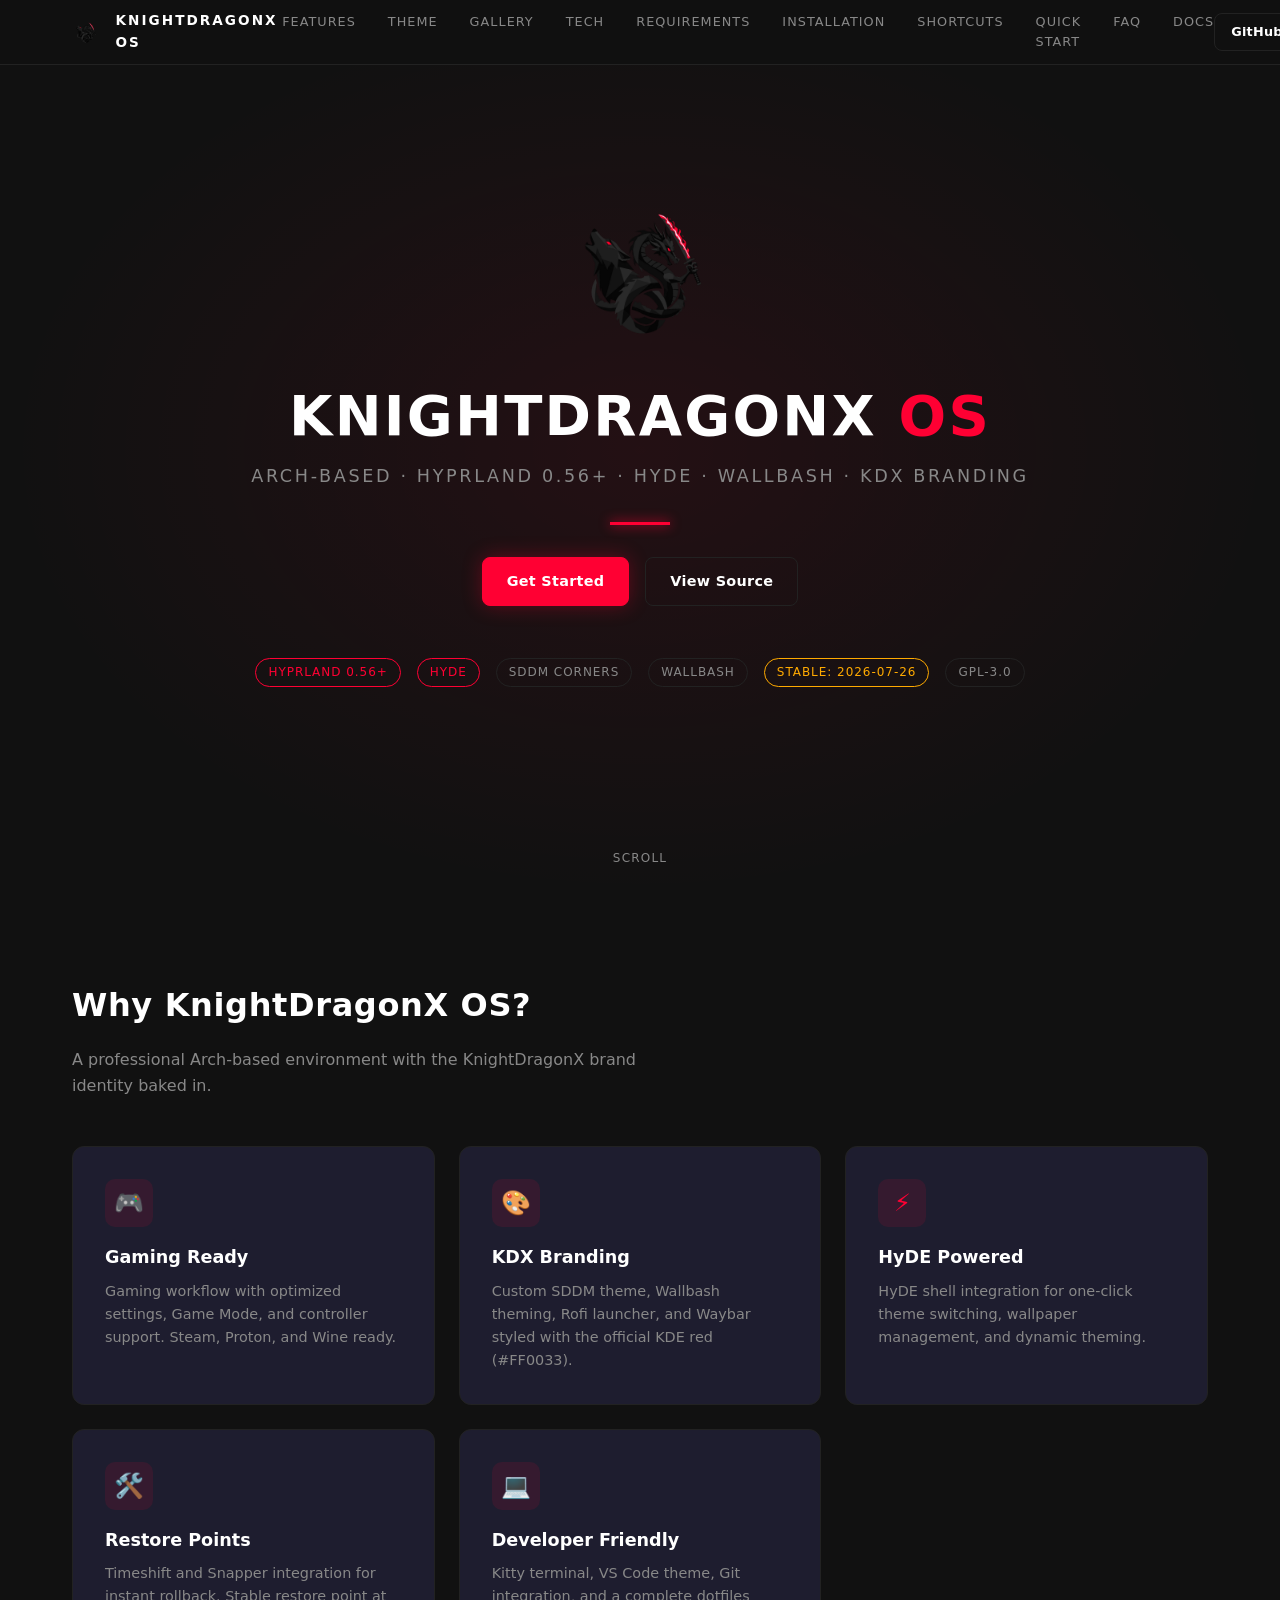
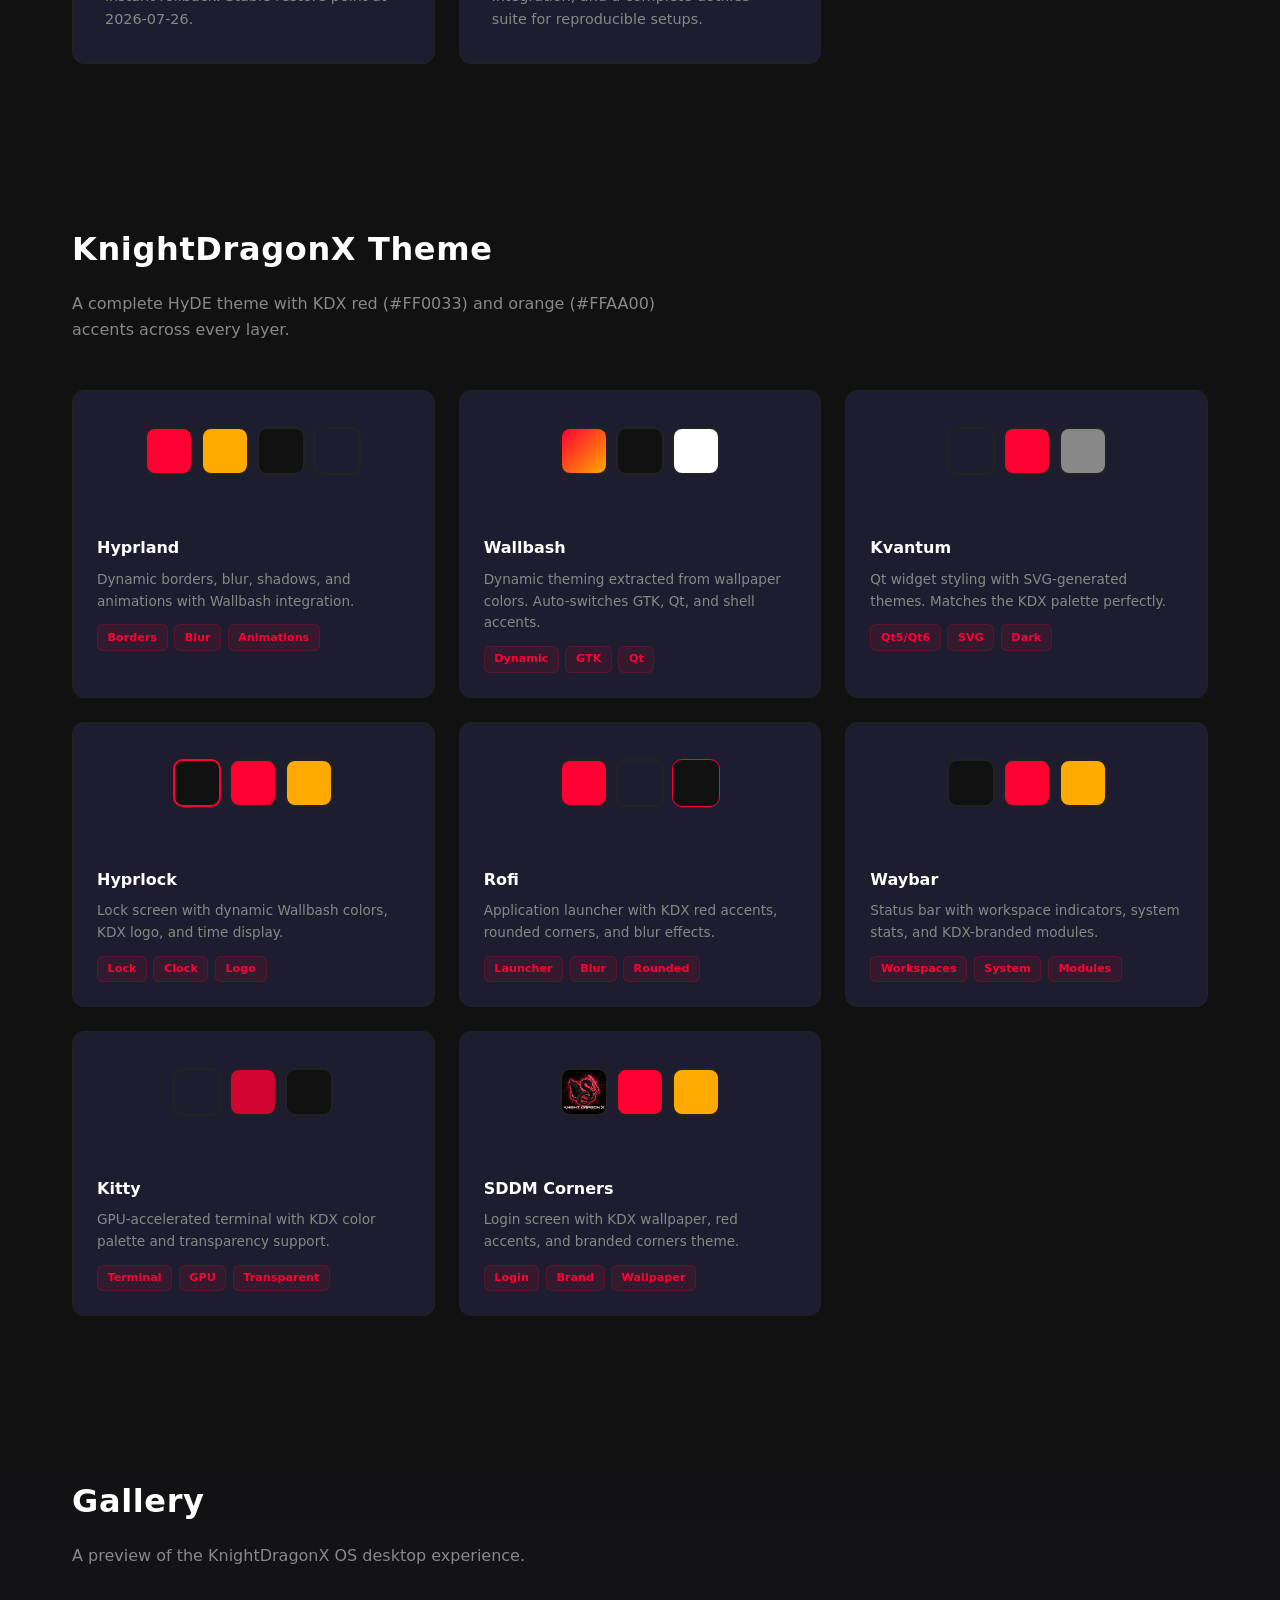
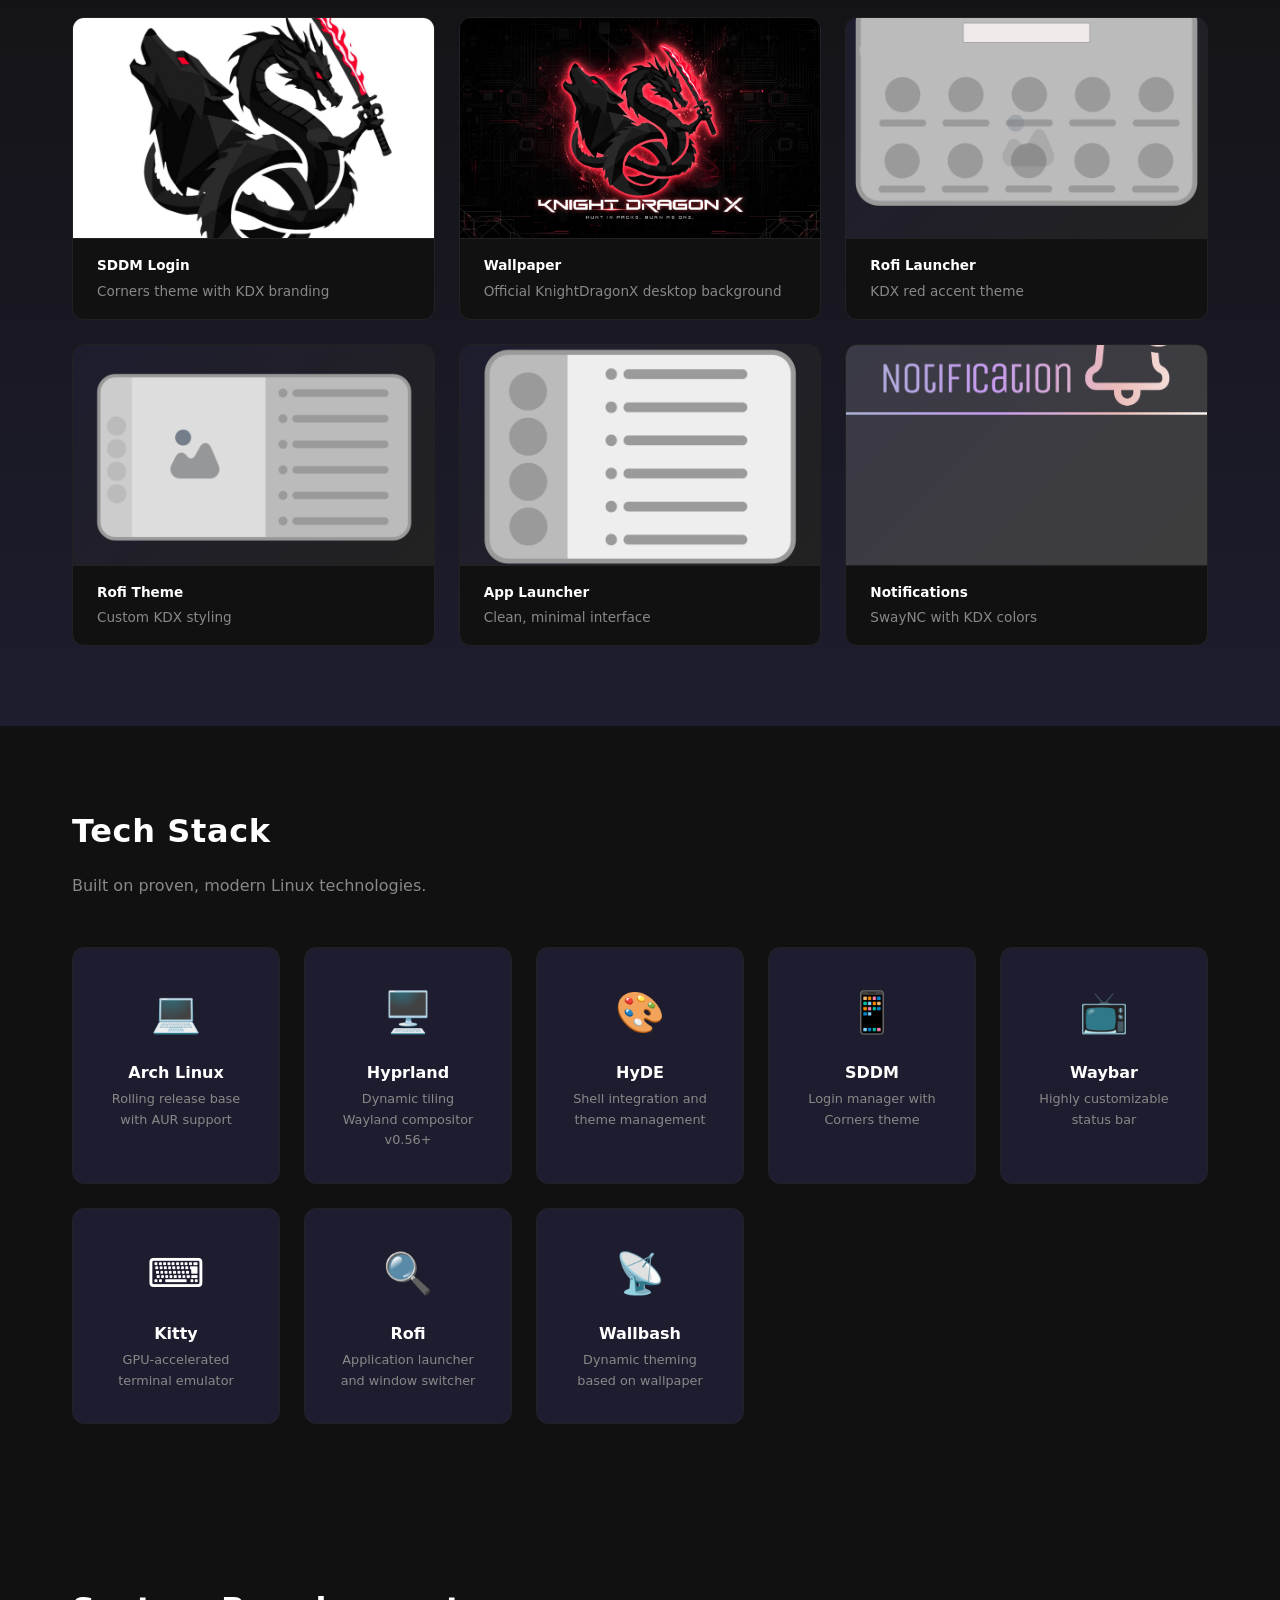
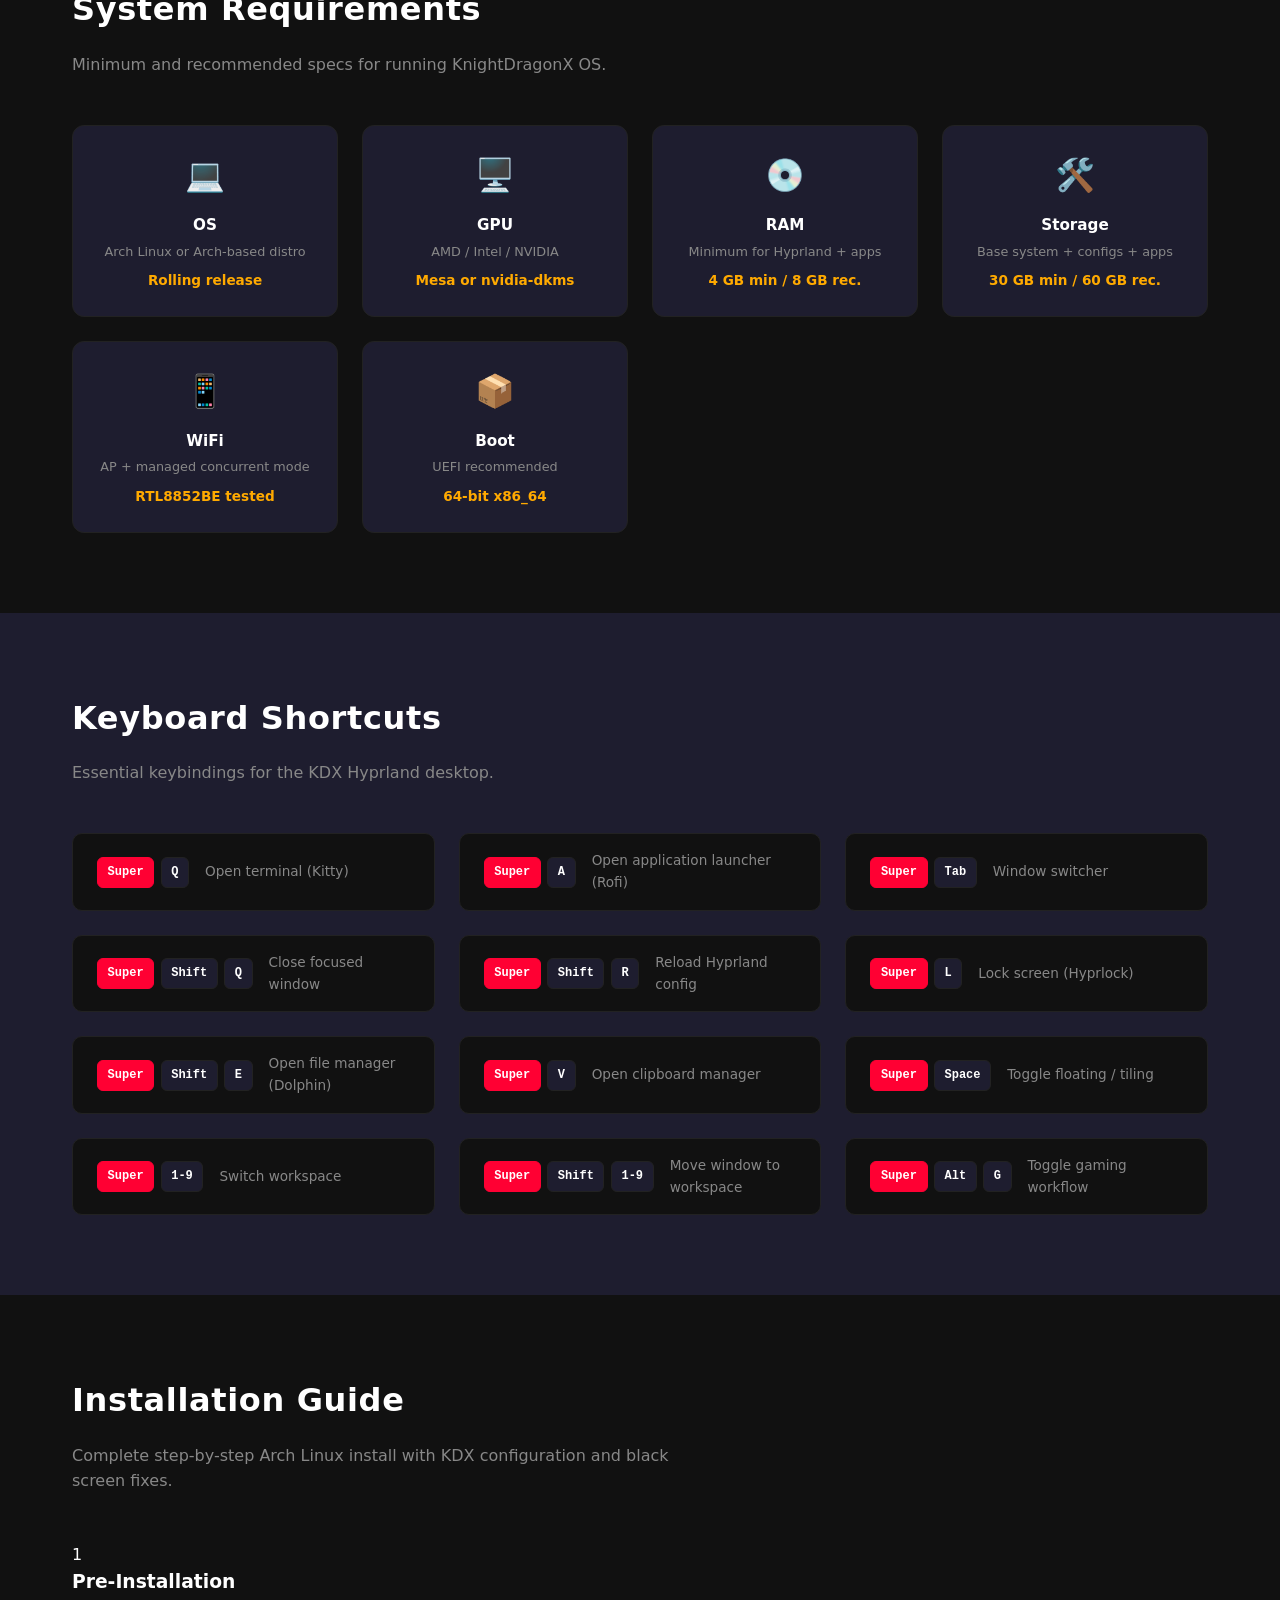
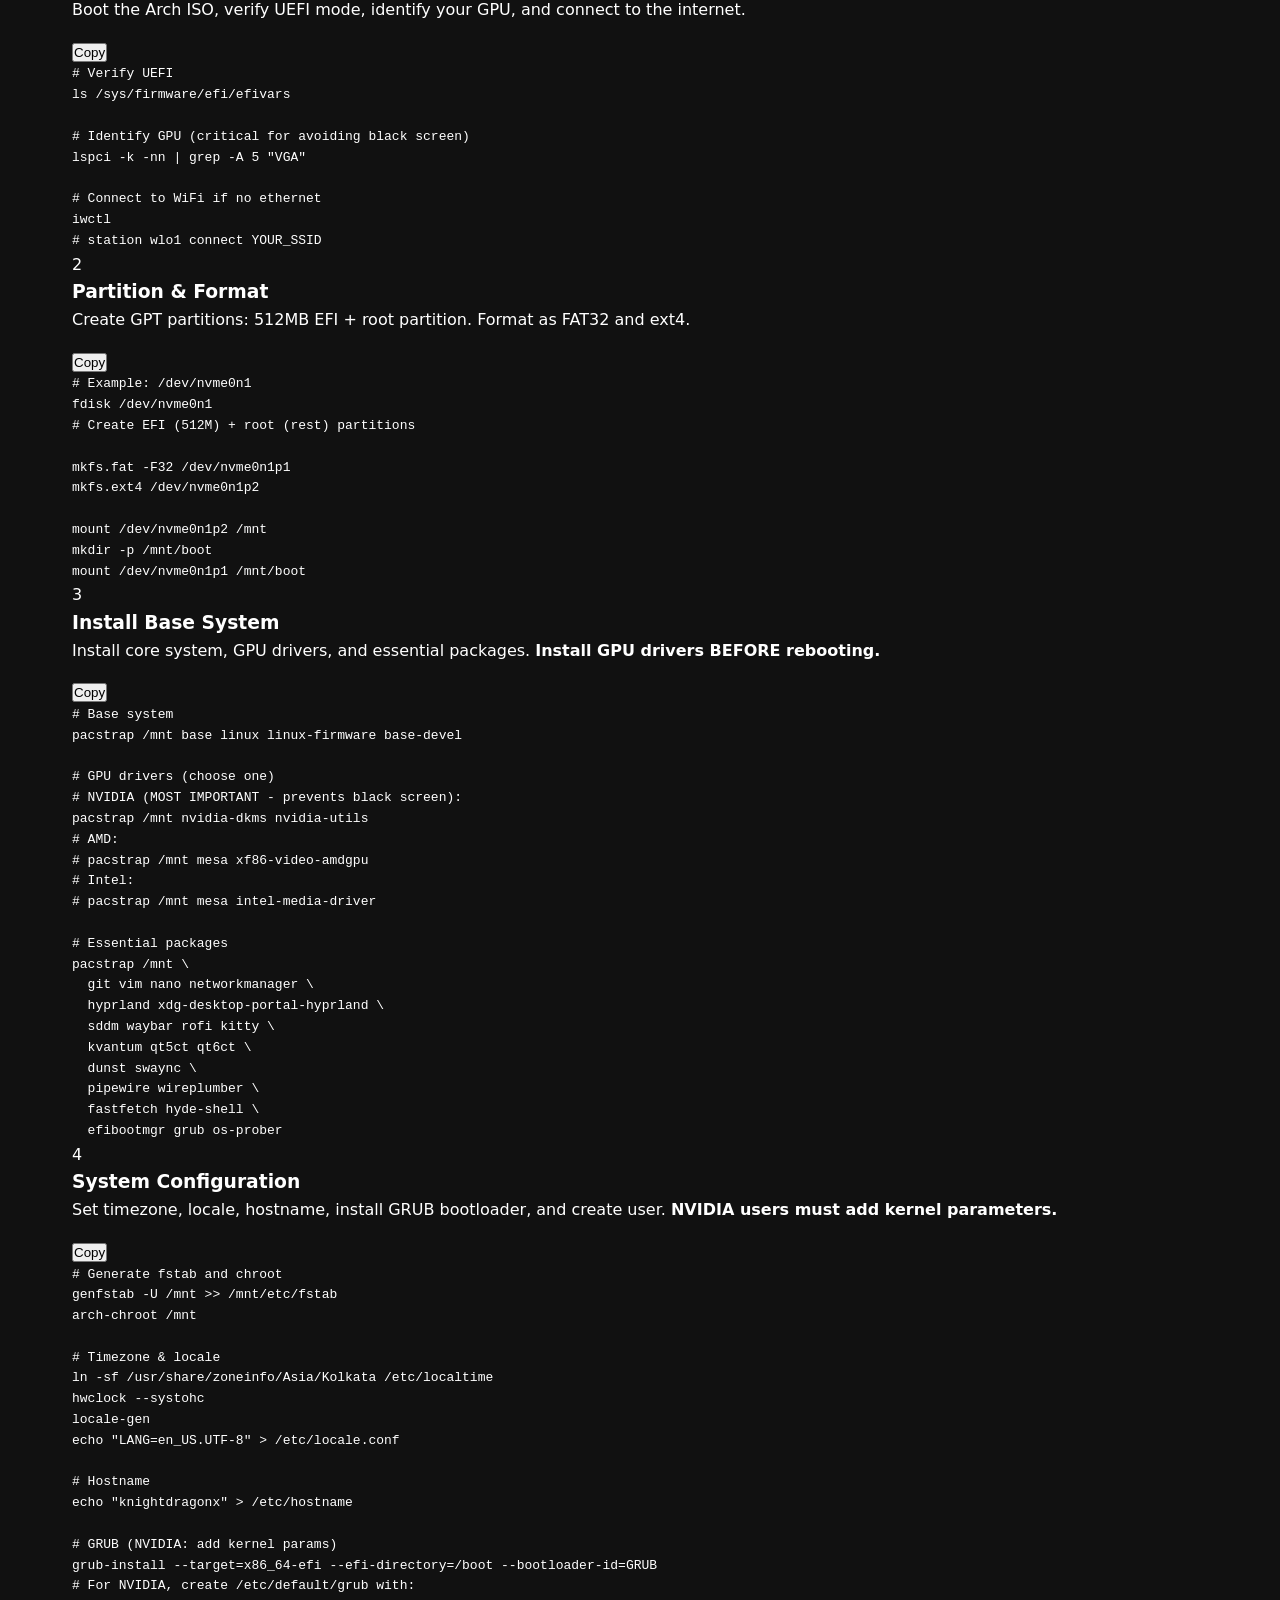
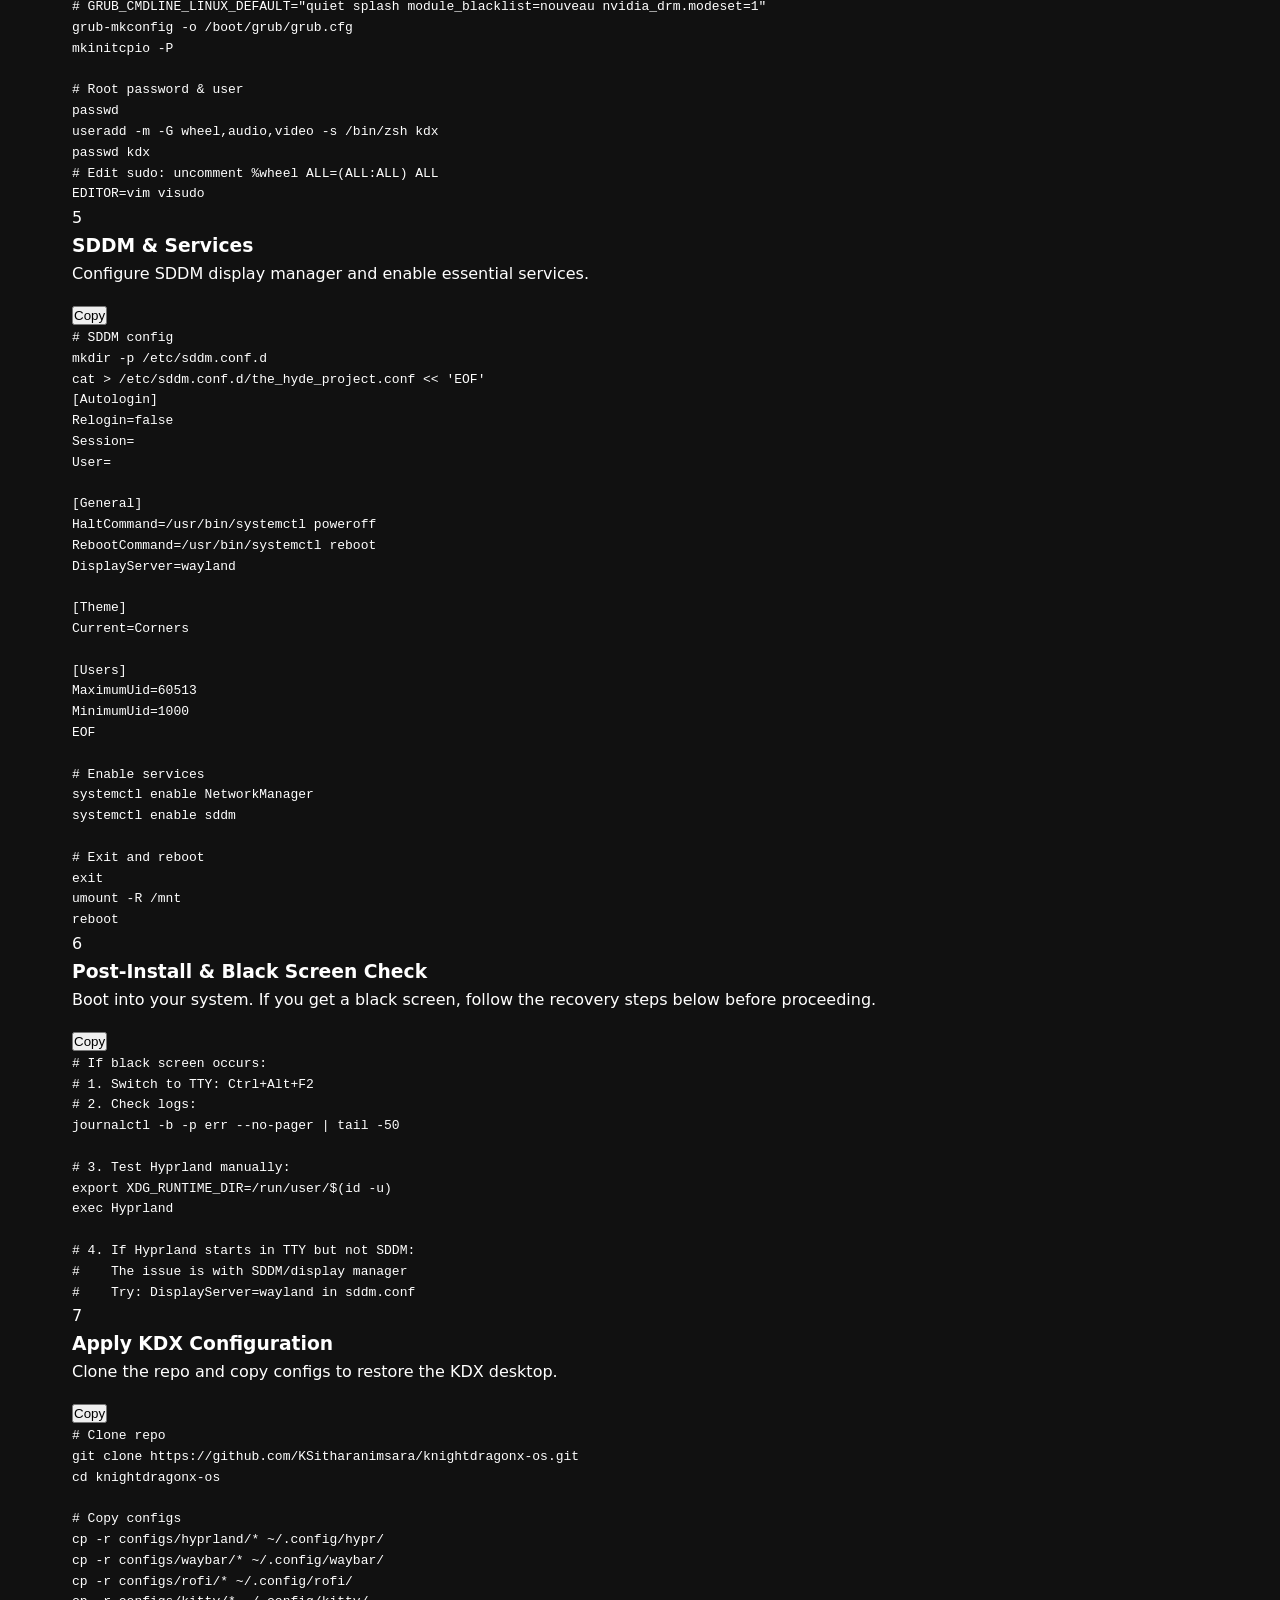
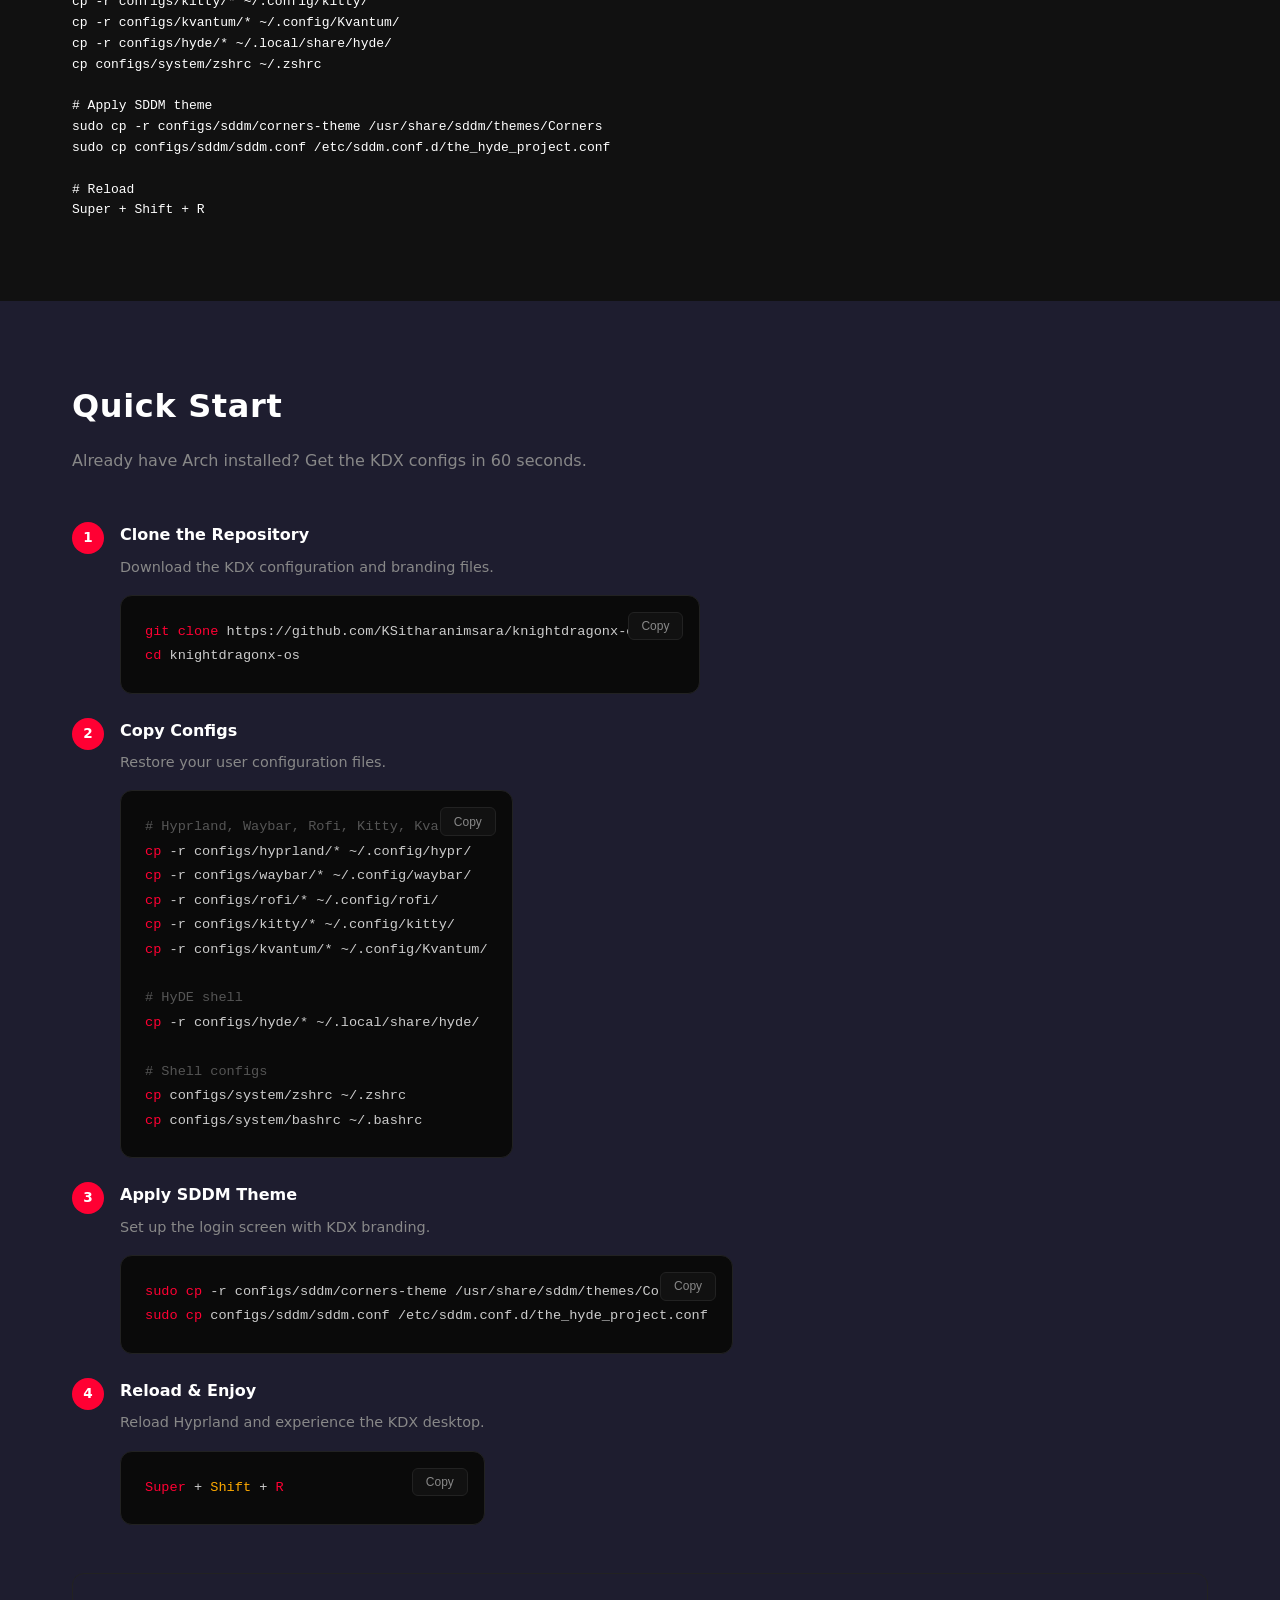
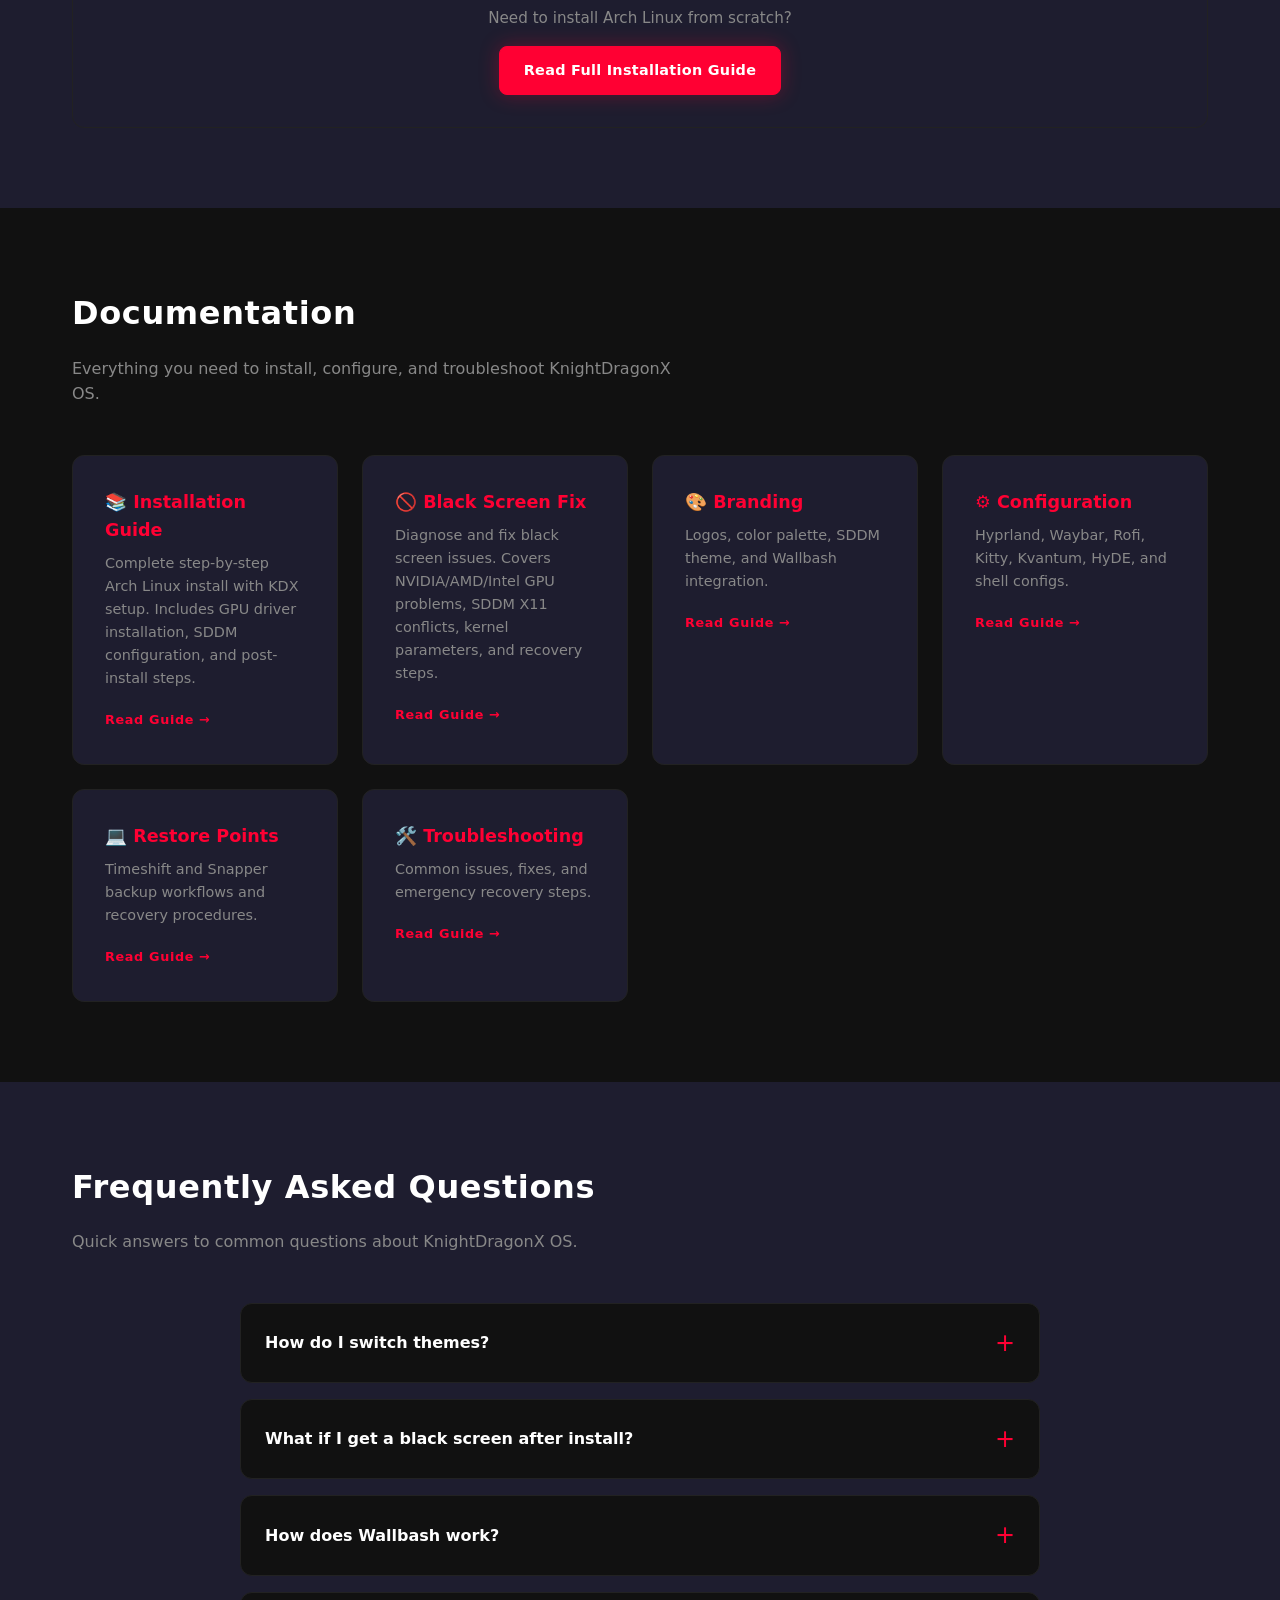
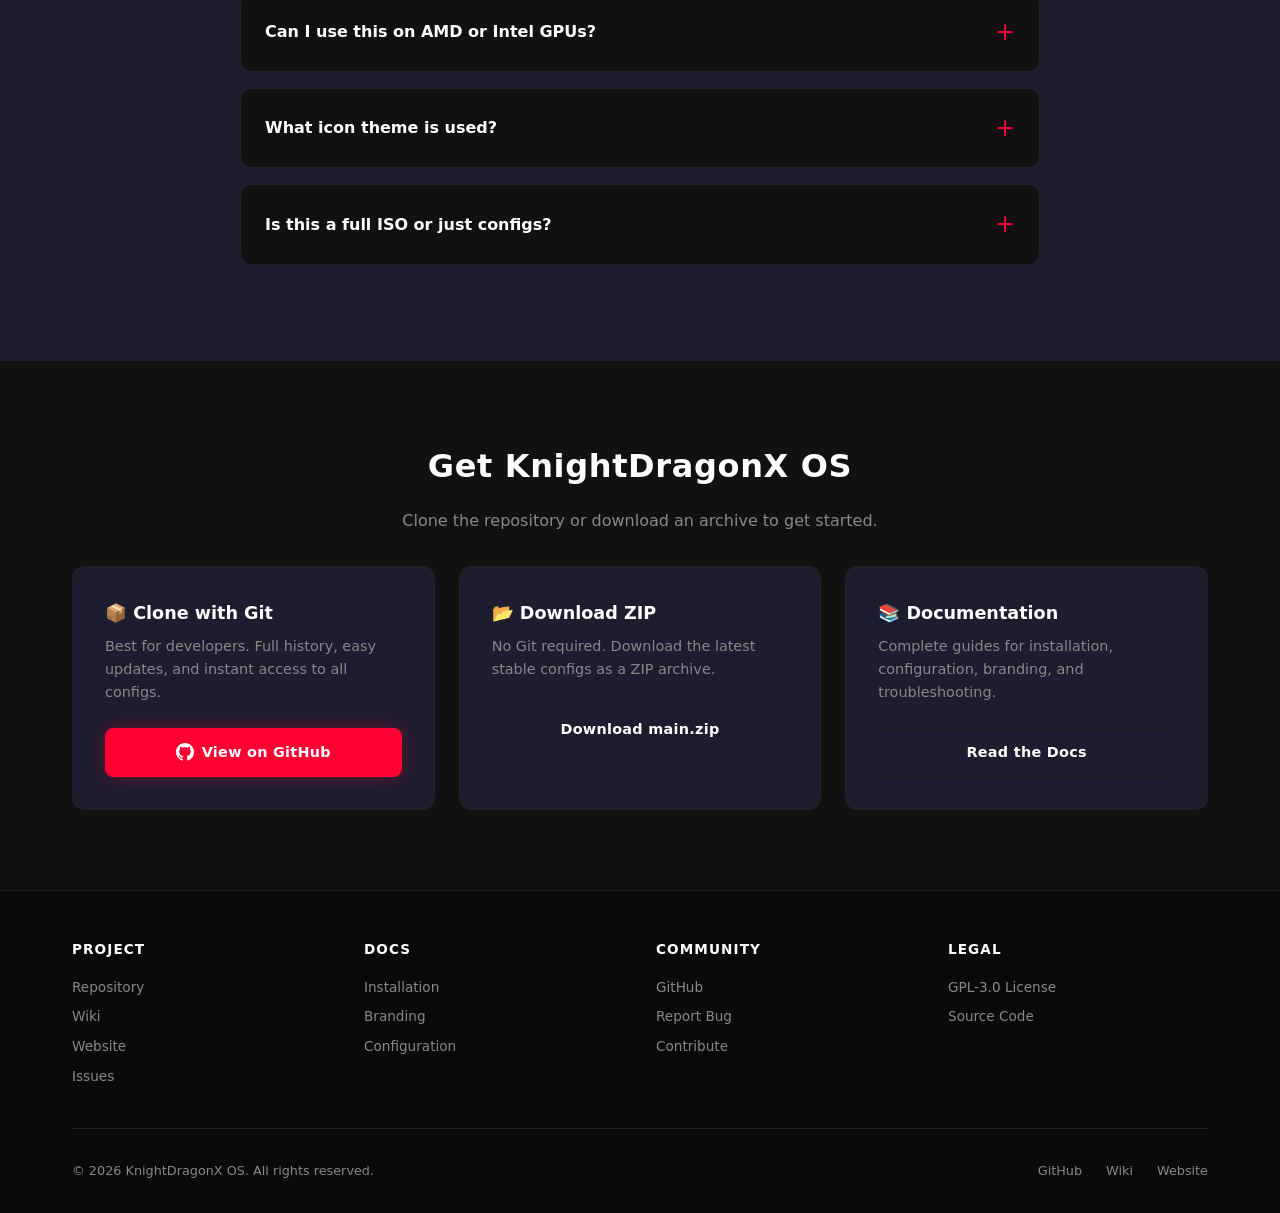
<file: index.html>
<!DOCTYPE html>
<html lang="en">
<head>
  <meta charset="UTF-8">
  <meta name="viewport" content="width=device-width, initial-scale=1.0">
  <title>KnightDragonX OS — Arch-based Hyprland Distribution</title>
  <meta name="description" content="KnightDragonX OS is an Arch-based Linux distribution featuring Hyprland, HyDE, KDX branding, and Wallbash dynamic theming.">
  <style>
    :root {
      --red: #FF0033;
      --orange: #FFAA00;
      --bg: #111111;
      --bg2: #1e1d2f;
      --text: #FFFFFF;
      --muted: #888888;
      --border: #222222;
      --font: 'Segoe UI', system-ui, -apple-system, sans-serif;
      --mono: 'JetBrains Mono', 'Fira Code', monospace;
    }
    * { margin: 0; padding: 0; box-sizing: border-box; }
    html { scroll-behavior: smooth; }
    body {
      background: var(--bg);
      color: var(--text);
      font-family: var(--font);
      line-height: 1.6;
      overflow-x: hidden;
    }
    a { color: var(--red); text-decoration: none; transition: color 0.2s; }
    a:hover { color: var(--orange); }
    .container { max-width: 1200px; margin: 0 auto; padding: 0 2rem; }
    .btn {
      display: inline-flex; align-items: center; gap: 0.5rem;
      padding: 0.75rem 1.5rem; border-radius: 8px; font-size: 0.9rem;
      font-weight: 600; letter-spacing: 0.02em; transition: all 0.2s;
      border: 1px solid transparent; cursor: pointer;
    }
    .btn-primary {
      background: var(--red); color: #fff; border-color: var(--red);
      box-shadow: 0 0 20px rgba(255,0,51,0.3);
    }
    .btn-primary:hover { background: #d9002b; box-shadow: 0 0 30px rgba(255,0,51,0.5); }
    .btn-secondary {
      background: transparent; color: var(--text); border-color: var(--border);
    }
    .btn-secondary:hover { border-color: var(--red); color: var(--red); }
    .badge {
      display: inline-block; padding: 0.25rem 0.75rem; border-radius: 999px;
      font-size: 0.75rem; color: var(--muted); border: 1px solid var(--border);
      margin: 0.25rem; letter-spacing: 0.08em; text-transform: uppercase;
    }
    .badge.highlight { border-color: var(--red); color: var(--red); }
    section { padding: 5rem 0; }
    .section-title {
      font-size: 2rem; font-weight: 800; margin-bottom: 1rem; letter-spacing: 0.02em;
    }
    .section-subtitle { color: var(--muted); font-size: 1rem; margin-bottom: 3rem; max-width: 600px; }

    /* NAV */
    nav {
      position: fixed; top: 0; left: 0; right: 0; z-index: 100;
      background: rgba(17,17,17,0.85); backdrop-filter: blur(12px);
      border-bottom: 1px solid var(--border); transition: all 0.3s;
    }
    nav .nav-inner {
      max-width: 1200px; margin: 0 auto; padding: 0 2rem; height: 64px;
      display: flex; align-items: center; justify-content: space-between;
    }
    nav .nav-left { display: flex; align-items: center; gap: 1rem; }
    nav .nav-logo { width: 32px; height: 32px; background-image: url('branding/logo.png'); background-size: contain; background-repeat: no-repeat; background-position: center; }
    nav .nav-brand { font-weight: 700; font-size: 0.85rem; letter-spacing: 0.15em; }
    nav .nav-links { display: flex; gap: 2rem; }
    nav .nav-links a { color: var(--muted); font-size: 0.8rem; letter-spacing: 0.08em; text-transform: uppercase; }
    nav .nav-links a:hover { color: var(--text); }
    nav .nav-cta { display: flex; gap: 1rem; align-items: center; }

    /* HERO */
    #hero {
      min-height: 100vh; display: flex; align-items: center; justify-content: center;
      text-align: center; position: relative; padding-top: 64px;
      background: radial-gradient(ellipse at center, rgba(255,0,51,0.08) 0%, transparent 70%);
    }
    #hero .hero-content { max-width: 800px; }
    #hero .hero-logo {
      width: 160px; height: 160px; margin: 0 auto 2rem;
      background-image: url('branding/logo.png'); background-size: contain;
      background-repeat: no-repeat; background-position: center;
      animation: float 6s ease-in-out infinite;
    }
    @keyframes float {
      0%, 100% { transform: translateY(0); }
      50% { transform: translateY(-12px); }
    }
    #hero h1 {
      font-size: clamp(2rem, 5vw, 3.5rem); font-weight: 900; letter-spacing: 0.04em;
      line-height: 1.1; margin-bottom: 1rem;
    }
    #hero h1 span { color: var(--red); }
    #hero .subtitle {
      color: var(--muted); font-size: 1.1rem; letter-spacing: 0.15em;
      text-transform: uppercase; margin-bottom: 2rem;
    }
    #hero .accent-line {
      width: 60px; height: 3px; background: var(--red); margin: 0 auto 2rem;
      box-shadow: 0 0 12px var(--red);
    }
    #hero .hero-cta { display: flex; gap: 1rem; justify-content: center; flex-wrap: wrap; margin-bottom: 3rem; }
    #hero .hero-badges { display: flex; gap: 0.5rem; justify-content: center; flex-wrap: wrap; }
    #hero .scroll-down {
      position: absolute; bottom: 2rem; left: 50%; transform: translateX(-50%);
      color: var(--muted); font-size: 0.75rem; letter-spacing: 0.1em; text-transform: uppercase;
      animation: bounce 2s infinite;
    }
    @keyframes bounce {
      0%, 100% { transform: translateX(-50%) translateY(0); }
      50% { transform: translateX(-50%) translateY(8px); }
    }

    /* FEATURES */
    #features { background: var(--bg); }
    #features .features-grid {
      display: grid; grid-template-columns: repeat(auto-fit, minmax(280px, 1fr));
      gap: 1.5rem;
    }
    #features .feature-card {
      background: var(--bg2); border: 1px solid var(--border); border-radius: 12px;
      padding: 2rem; transition: all 0.3s; position: relative; overflow: hidden;
    }
    #features .feature-card:hover {
      border-color: var(--red); transform: translateY(-4px);
      box-shadow: 0 20px 40px rgba(0,0,0,0.4), 0 0 20px rgba(255,0,51,0.1);
    }
    #features .feature-card::before {
      content: ''; position: absolute; top: 0; left: 0; right: 0; height: 3px;
      background: linear-gradient(90deg, var(--red), var(--orange));
      transform: scaleX(0); transition: transform 0.3s; transform-origin: left;
    }
    #features .feature-card:hover::before { transform: scaleX(1); }
    #features .feature-icon {
      width: 48px; height: 48px; border-radius: 10px; background: rgba(255,0,51,0.1);
      display: flex; align-items: center; justify-content: center; margin-bottom: 1rem;
      font-size: 1.5rem; color: var(--red);
    }
    #features .feature-card h3 { font-size: 1.1rem; margin-bottom: 0.5rem; }
    #features .feature-card p { color: var(--muted); font-size: 0.9rem; }

    /* THEME SHOWCASE */
    #theme-showcase { background: var(--bg); }
    #theme-showcase .theme-grid {
      display: grid; grid-template-columns: repeat(auto-fit, minmax(280px, 1fr));
      gap: 1.5rem;
    }
    #theme-showcase .theme-card {
      background: var(--bg2); border: 1px solid var(--border); border-radius: 12px;
      overflow: hidden; transition: all 0.3s;
    }
    #theme-showcase .theme-card:hover { border-color: var(--red); transform: translateY(-4px); }
    #theme-showcase .theme-swatch {
      height: 120px; display: flex; align-items: center; justify-content: center;
      gap: 0.5rem; padding: 1rem;
    }
    #theme-showcase .swatch {
      width: 48px; height: 48px; border-radius: 10px; border: 2px solid var(--border);
      transition: transform 0.2s;
    }
    #theme-showcase .swatch:hover { transform: scale(1.1); }
    #theme-showcase .theme-info { padding: 1.5rem; }
    #theme-showcase .theme-info h3 { font-size: 1rem; margin-bottom: 0.5rem; }
    #theme-showcase .theme-info p { color: var(--muted); font-size: 0.85rem; margin-bottom: 0.75rem; }
    #theme-showcase .theme-tags { display: flex; gap: 0.4rem; flex-wrap: wrap; }
    #theme-showcase .theme-tag {
      background: rgba(255,0,51,0.1); color: var(--red); border: 1px solid rgba(255,0,51,0.2);
      padding: 0.2rem 0.6rem; border-radius: 6px; font-size: 0.7rem; font-weight: 600;
    }

    /* FAQ */
    #faq { background: var(--bg2); }
    #faq .faq-list { max-width: 800px; margin: 0 auto; }
    #faq .faq-item {
      background: var(--bg); border: 1px solid var(--border); border-radius: 12px;
      margin-bottom: 1rem; overflow: hidden; transition: all 0.3s;
    }
    #faq .faq-item:hover { border-color: var(--red); }
    #faq .faq-question {
      padding: 1.25rem 1.5rem; cursor: pointer; display: flex; justify-content: space-between;
      align-items: center; font-weight: 600; font-size: 1rem; user-select: none;
    }
    #faq .faq-question::after {
      content: '+'; font-size: 1.5rem; color: var(--red); font-weight: 300;
      transition: transform 0.3s;
    }
    #faq .faq-item.open .faq-question::after { transform: rotate(45deg); }
    #faq .faq-answer {
      max-height: 0; overflow: hidden; transition: max-height 0.3s ease, padding 0.3s ease;
      padding: 0 1.5rem; color: var(--muted); font-size: 0.9rem;
    }
    #faq .faq-item.open .faq-answer { max-height: 500px; padding: 0 1.5rem 1.25rem; }
    #faq .faq-answer code {
      background: var(--bg2); padding: 0.2rem 0.4rem; border-radius: 4px;
      font-family: var(--mono); font-size: 0.8rem; color: var(--orange);
    }

    /* GALLERY */
    #gallery { background: linear-gradient(180deg, var(--bg) 0%, var(--bg2) 100%); }
    #gallery .gallery-grid {
      display: grid; grid-template-columns: repeat(auto-fit, minmax(300px, 1fr));
      gap: 1.5rem;
    }
    #gallery .gallery-item {
      border-radius: 12px; overflow: hidden; border: 1px solid var(--border);
      background: var(--bg); transition: all 0.3s; position: relative;
    }
    #gallery .gallery-item:hover { border-color: var(--red); transform: scale(1.02); }
    #gallery .gallery-img {
      width: 100%; height: 220px; object-fit: cover; display: block;
      background: var(--bg2);
    }
    #gallery .gallery-caption {
      padding: 1rem 1.5rem; font-size: 0.85rem; color: var(--muted);
      border-top: 1px solid var(--border);
    }
    #gallery .gallery-caption strong { color: var(--text); display: block; margin-bottom: 0.25rem; }

    /* TECH STACK */
    #tech { background: var(--bg); }
    #tech .tech-grid {
      display: grid; grid-template-columns: repeat(auto-fit, minmax(200px, 1fr));
      gap: 1.5rem;
    }
    #tech .tech-card {
      background: var(--bg2); border: 1px solid var(--border); border-radius: 12px;
      padding: 2rem; text-align: center; transition: all 0.3s;
    }
    #tech .tech-card:hover { border-color: var(--red); transform: translateY(-4px); }
    #tech .tech-card .tech-icon { font-size: 2.5rem; margin-bottom: 1rem; }
    #tech .tech-card h3 { font-size: 1rem; margin-bottom: 0.25rem; }
    #tech .tech-card p { font-size: 0.8rem; color: var(--muted); }

    /* QUICK START */
    #quickstart { background: var(--bg2); }
    #quickstart .code-block {
      background: #0a0a0a; border: 1px solid var(--border); border-radius: 12px;
      padding: 1.5rem; overflow-x: auto; position: relative;
    }
    #quickstart .code-block pre {
      color: #ccc; font-family: var(--mono); font-size: 0.85rem; line-height: 1.8;
    }
    #quickstart .code-block .comment { color: #555; }
    #quickstart .code-block .cmd { color: var(--red); }
    #quickstart .code-block .flag { color: var(--orange); }
    #quickstart .copy-btn {
      position: absolute; top: 1rem; right: 1rem; background: var(--bg);
      border: 1px solid var(--border); color: var(--muted); padding: 0.4rem 0.8rem;
      border-radius: 6px; font-size: 0.75rem; cursor: pointer; transition: all 0.2s;
    }
    #quickstart .copy-btn:hover { border-color: var(--red); color: var(--red); }
    #quickstart .steps { display: grid; gap: 1.5rem; margin-top: 2rem; }
    #quickstart .step { display: flex; gap: 1rem; align-items: flex-start; }
    #quickstart .step-num {
      width: 32px; height: 32px; border-radius: 50%; background: var(--red);
      display: flex; align-items: center; justify-content: center;
      font-weight: 700; font-size: 0.85rem; flex-shrink: 0;
    }
    #quickstart .step-content h3 { font-size: 1rem; margin-bottom: 0.5rem; }
    #quickstart .step-content p { color: var(--muted); font-size: 0.9rem; }

    /* DOCS */
    #docs { background: var(--bg); }
    #docs .docs-grid {
      display: grid; grid-template-columns: repeat(auto-fit, minmax(250px, 1fr));
      gap: 1.5rem;
    }
    #docs .doc-card {
      background: var(--bg2); border: 1px solid var(--border); border-radius: 12px;
      padding: 2rem; transition: all 0.3s; display: block;
    }
    #docs .doc-card:hover { border-color: var(--red); transform: translateY(-4px); }
    #docs .doc-card h3 { font-size: 1.1rem; margin-bottom: 0.5rem; }
    #docs .doc-card p { color: var(--muted); font-size: 0.9rem; margin-bottom: 1rem; }
    #docs .doc-card .doc-link { font-size: 0.8rem; color: var(--red); font-weight: 600; letter-spacing: 0.05em; }

    /* FOOTER */
    footer {
      background: #0a0a0a; border-top: 1px solid var(--border); padding: 3rem 0 2rem;
    }
    footer .footer-grid {
      display: grid; grid-template-columns: repeat(auto-fit, minmax(200px, 1fr));
      gap: 2rem; margin-bottom: 2rem;
    }
    footer .footer-col h4 { font-size: 0.85rem; margin-bottom: 1rem; color: var(--text); letter-spacing: 0.08em; text-transform: uppercase; }
    footer .footer-col a { display: block; color: var(--muted); font-size: 0.85rem; margin-bottom: 0.5rem; }
    footer .footer-col a:hover { color: var(--red); }
    footer .footer-bottom {
      border-top: 1px solid var(--border); padding-top: 2rem;
      display: flex; justify-content: space-between; align-items: center; flex-wrap: wrap; gap: 1rem;
    }
    footer .footer-bottom p { color: var(--muted); font-size: 0.8rem; }
    footer .footer-bottom .footer-links { display: flex; gap: 1.5rem; }
    footer .footer-bottom .footer-links a { color: var(--muted); font-size: 0.8rem; }

    /* RESPONSIVE */
    @media (max-width: 768px) {
      .container { padding: 0 1.5rem; }
      nav .nav-links { display: none; }
      nav .nav-links.mobile-open {
        display: flex; flex-direction: column; position: absolute;
        top: 64px; left: 0; right: 0; background: rgba(17,17,17,0.95);
        backdrop-filter: blur(12px); border-bottom: 1px solid var(--border);
        padding: 1rem 2rem; gap: 1rem;
      }
      nav .nav-links.mobile-open a { padding: 0.5rem 0; }
      .hamburger { display: flex !important; }
      #hero h1 { font-size: 2rem; }
      section { padding: 3rem 0; }
    }
    .hamburger {
      display: none; flex-direction: column; gap: 5px; cursor: pointer;
      background: none; border: none; padding: 0.5rem;
    }
    .hamburger span {
      width: 24px; height: 2px; background: var(--text); transition: all 0.3s;
    }
    .hamburger.open span:nth-child(1) { transform: rotate(45deg) translate(5px, 5px); }
    .hamburger.open span:nth-child(2) { opacity: 0; }
    .hamburger.open span:nth-child(3) { transform: rotate(-45deg) translate(5px, -5px); }

    /* REQUIREMENTS */
    #requirements { background: var(--bg); }
    #requirements .req-grid {
      display: grid; grid-template-columns: repeat(auto-fit, minmax(220px, 1fr));
      gap: 1.5rem;
    }
    #requirements .req-card {
      background: var(--bg2); border: 1px solid var(--border); border-radius: 12px;
      padding: 1.5rem; text-align: center; transition: all 0.3s;
    }
    #requirements .req-card:hover { border-color: var(--red); transform: translateY(-4px); }
    #requirements .req-icon { font-size: 2rem; margin-bottom: 0.75rem; }
    #requirements .req-card h3 { font-size: 0.95rem; margin-bottom: 0.25rem; }
    #requirements .req-card p { font-size: 0.8rem; color: var(--muted); }
    #requirements .req-card .req-spec { color: var(--orange); font-weight: 600; font-size: 0.85rem; margin-top: 0.5rem; }

    /* SHORTCUTS */
    #shortcuts { background: var(--bg2); }
    #shortcuts .shortcuts-grid {
      display: grid; grid-template-columns: repeat(auto-fit, minmax(280px, 1fr));
      gap: 1.5rem;
    }
    #shortcuts .shortcut-item {
      display: flex; align-items: center; gap: 1rem;
      background: var(--bg); border: 1px solid var(--border); border-radius: 10px;
      padding: 1rem 1.5rem; transition: all 0.2s;
    }
    #shortcuts .shortcut-item:hover { border-color: var(--red); }
    #shortcuts .shortcut-keys {
      display: flex; gap: 0.4rem; flex-shrink: 0;
    }
    #shortcuts .key {
      background: var(--bg2); border: 1px solid var(--border); border-radius: 6px;
      padding: 0.3rem 0.6rem; font-family: var(--mono); font-size: 0.75rem;
      color: var(--text); font-weight: 600; min-width: 28px; text-align: center;
    }
    #shortcuts .key.primary { background: var(--red); border-color: var(--red); color: #fff; }
    #shortcuts .shortcut-desc { font-size: 0.85rem; color: var(--muted); }

    /* DOWNLOAD */
    #download { background: var(--bg); text-align: center; }
    #download .download-cards {
      display: grid; grid-template-columns: repeat(auto-fit, minmax(260px, 1fr));
      gap: 1.5rem; margin-top: 2rem;
    }
    #download .download-card {
      background: var(--bg2); border: 1px solid var(--border); border-radius: 12px;
      padding: 2rem; transition: all 0.3s; text-align: left;
    }
    #download .download-card:hover { border-color: var(--red); transform: translateY(-4px); }
    #download .download-card h3 { font-size: 1.1rem; margin-bottom: 0.5rem; }
    #download .download-card p { color: var(--muted); font-size: 0.9rem; margin-bottom: 1.5rem; }
    #download .download-card .btn { width: 100%; justify-content: center; }

    /* GALLERY IMPROVEMENTS */
    #gallery .gallery-item {
      border-radius: 12px; overflow: hidden; border: 1px solid var(--border);
      background: var(--bg); transition: all 0.3s; position: relative;
    }
    #gallery .gallery-item:hover { border-color: var(--red); transform: scale(1.02); }
    #gallery .gallery-img {
      width: 100%; height: 220px; object-fit: cover; display: block;
      background: linear-gradient(135deg, var(--bg2) 0%, var(--border) 100%);
    }
    #gallery .gallery-img-fallback {
      width: 100%; height: 220px; display: flex; align-items: center; justify-content: center;
      background: linear-gradient(135deg, var(--bg2) 0%, rgba(255,0,51,0.05) 100%);
      color: var(--muted); font-size: 3rem; border-bottom: 1px solid var(--border);
    }
    #gallery .gallery-caption {
      padding: 1rem 1.5rem; font-size: 0.85rem; color: var(--muted);
      border-top: 1px solid var(--border);
    }
    #gallery .gallery-caption strong { color: var(--text); display: block; margin-bottom: 0.25rem; }
  </style>
</head>
<body>

  <!-- NAV -->
  <nav>
    <div class="nav-inner">
      <div class="nav-left">
        <div class="nav-logo"></div>
        <span class="nav-brand">KNIGHTDRAGONX OS</span>
      </div>
      <div class="nav-links">
        <a href="#features">Features</a>
        <a href="#theme-showcase">Theme</a>
        <a href="#gallery">Gallery</a>
        <a href="#tech">Tech</a>
        <a href="#requirements">Requirements</a>
        <a href="#install">Installation</a>
        <a href="#shortcuts">Shortcuts</a>
        <a href="#quickstart">Quick Start</a>
        <a href="#faq">FAQ</a>
        <a href="#docs">Docs</a>
      </div>
      <button class="hamburger" onclick="toggleMenu()" aria-label="Menu">
        <span></span><span></span><span></span>
      </button>
      <div class="nav-cta">
        <a href="https://github.com/KSitharanimsara/knightdragonx-os" class="btn btn-secondary" style="padding:0.5rem 1rem; font-size:0.8rem;">GitHub</a>
        <a href="https://github.com/KSitharanimsara/knightdragonx-os/wiki" class="btn btn-primary" style="padding:0.5rem 1rem; font-size:0.8rem;">Wiki</a>
      </div>
    </div>
  </nav>

  <!-- HERO -->
  <section id="hero">
    <div class="hero-content">
      <div class="hero-logo"></div>
      <h1>KNIGHTDRAGONX <span>OS</span></h1>
      <p class="subtitle">Arch-based · Hyprland 0.56+ · HyDE · Wallbash · KDX Branding</p>
      <div class="accent-line"></div>
      <div class="hero-cta">
        <a href="https://github.com/KSitharanimsara/knightdragonx-os/wiki/Installation" class="btn btn-primary">Get Started</a>
        <a href="https://github.com/KSitharanimsara/knightdragonx-os" class="btn btn-secondary">View Source</a>
      </div>
      <div class="hero-badges">
        <span class="badge highlight">Hyprland 0.56+</span>
        <span class="badge highlight">HyDE</span>
        <span class="badge">SDDM Corners</span>
        <span class="badge">Wallbash</span>
        <span class="badge highlight" style="border-color:var(--orange);color:var(--orange);">Stable: 2026-07-26</span>
        <span class="badge">GPL-3.0</span>
      </div>
    </div>
    <div class="scroll-down">Scroll</div>
  </section>

  <!-- FEATURES -->
  <section id="features">
    <div class="container">
      <h2 class="section-title">Why KnightDragonX OS?</h2>
      <p class="section-subtitle">A professional Arch-based environment with the KnightDragonX brand identity baked in.</p>
      <div class="features-grid">
        <div class="feature-card">
          <div class="feature-icon">&#x1F3AE;</div>
          <h3>Gaming Ready</h3>
          <p>Gaming workflow with optimized settings, Game Mode, and controller support. Steam, Proton, and Wine ready.</p>
        </div>
        <div class="feature-card">
          <div class="feature-icon">&#x1F3A8;</div>
          <h3>KDX Branding</h3>
          <p>Custom SDDM theme, Wallbash theming, Rofi launcher, and Waybar styled with the official KDE red (#FF0033).</p>
        </div>
        <div class="feature-card">
          <div class="feature-icon">&#x26A1;</div>
          <h3>HyDE Powered</h3>
          <p>HyDE shell integration for one-click theme switching, wallpaper management, and dynamic theming.</p>
        </div>
        <div class="feature-card">
          <div class="feature-icon">&#x1F6E0;&#xFE0F;</div>
          <h3>Restore Points</h3>
          <p>Timeshift and Snapper integration for instant rollback. Stable restore point at 2026-07-26.</p>
        </div>
        <div class="feature-card">
          <div class="feature-icon">&#x1F4BB;</div>
          <h3>Developer Friendly</h3>
          <p>Kitty terminal, VS Code theme, Git integration, and a complete dotfiles suite for reproducible setups.</p>
        </div>
      </div>
    </div>
  </section>

  <!-- THEME SHOWCASE -->
  <section id="theme-showcase">
    <div class="container">
      <h2 class="section-title">KnightDragonX Theme</h2>
      <p class="section-subtitle">A complete HyDE theme with KDX red (#FF0033) and orange (#FFAA00) accents across every layer.</p>
      <div class="theme-grid">
        <div class="theme-card">
          <div class="theme-swatch">
            <div class="swatch" style="background:#FF0033;"></div>
            <div class="swatch" style="background:#FFAA00;"></div>
            <div class="swatch" style="background:#111111;"></div>
            <div class="swatch" style="background:#1e1d2f;"></div>
          </div>
          <div class="theme-info">
            <h3>Hyprland</h3>
            <p>Dynamic borders, blur, shadows, and animations with Wallbash integration.</p>
            <div class="theme-tags">
              <span class="theme-tag">Borders</span>
              <span class="theme-tag">Blur</span>
              <span class="theme-tag">Animations</span>
            </div>
          </div>
        </div>
        <div class="theme-card">
          <div class="theme-swatch">
            <div class="swatch" style="background:linear-gradient(135deg,#FF0033,#FFAA00);"></div>
            <div class="swatch" style="background:#111111;"></div>
            <div class="swatch" style="background:#FFFFFF;"></div>
          </div>
          <div class="theme-info">
            <h3>Wallbash</h3>
            <p>Dynamic theming extracted from wallpaper colors. Auto-switches GTK, Qt, and shell accents.</p>
            <div class="theme-tags">
              <span class="theme-tag">Dynamic</span>
              <span class="theme-tag">GTK</span>
              <span class="theme-tag">Qt</span>
            </div>
          </div>
        </div>
        <div class="theme-card">
          <div class="theme-swatch">
            <div class="swatch" style="background:#1e1d2f;"></div>
            <div class="swatch" style="background:#FF0033;"></div>
            <div class="swatch" style="background:#888888;"></div>
          </div>
          <div class="theme-info">
            <h3>Kvantum</h3>
            <p>Qt widget styling with SVG-generated themes. Matches the KDX palette perfectly.</p>
            <div class="theme-tags">
              <span class="theme-tag">Qt5/Qt6</span>
              <span class="theme-tag">SVG</span>
              <span class="theme-tag">Dark</span>
            </div>
          </div>
        </div>
        <div class="theme-card">
          <div class="theme-swatch">
            <div class="swatch" style="background:#111111;border-color:#FF0033;"></div>
            <div class="swatch" style="background:#FF0033;"></div>
            <div class="swatch" style="background:#FFAA00;"></div>
          </div>
          <div class="theme-info">
            <h3>Hyprlock</h3>
            <p>Lock screen with dynamic Wallbash colors, KDX logo, and time display.</p>
            <div class="theme-tags">
              <span class="theme-tag">Lock</span>
              <span class="theme-tag">Clock</span>
              <span class="theme-tag">Logo</span>
            </div>
          </div>
        </div>
        <div class="theme-card">
          <div class="theme-swatch">
            <div class="swatch" style="background:#FF0033;"></div>
            <div class="swatch" style="background:#1e1d2f;"></div>
            <div class="swatch" style="background:#111111;border:1px solid #FF0033;"></div>
          </div>
          <div class="theme-info">
            <h3>Rofi</h3>
            <p>Application launcher with KDX red accents, rounded corners, and blur effects.</p>
            <div class="theme-tags">
              <span class="theme-tag">Launcher</span>
              <span class="theme-tag">Blur</span>
              <span class="theme-tag">Rounded</span>
            </div>
          </div>
        </div>
        <div class="theme-card">
          <div class="theme-swatch">
            <div class="swatch" style="background:#111111;"></div>
            <div class="swatch" style="background:#FF0033;"></div>
            <div class="swatch" style="background:#FFAA00;"></div>
          </div>
          <div class="theme-info">
            <h3>Waybar</h3>
            <p>Status bar with workspace indicators, system stats, and KDX-branded modules.</p>
            <div class="theme-tags">
              <span class="theme-tag">Workspaces</span>
              <span class="theme-tag">System</span>
              <span class="theme-tag">Modules</span>
            </div>
          </div>
        </div>
        <div class="theme-card">
          <div class="theme-swatch">
            <div class="swatch" style="background:#1e1d2f;"></div>
            <div class="swatch" style="background:#FF0033;opacity:0.8;"></div>
            <div class="swatch" style="background:#111111;"></div>
          </div>
          <div class="theme-info">
            <h3>Kitty</h3>
            <p>GPU-accelerated terminal with KDX color palette and transparency support.</p>
            <div class="theme-tags">
              <span class="theme-tag">Terminal</span>
              <span class="theme-tag">GPU</span>
              <span class="theme-tag">Transparent</span>
            </div>
          </div>
        </div>
        <div class="theme-card">
          <div class="theme-swatch">
            <div class="swatch" style="background:url('configs/hyde/themes/KnightDragonX/kdx_wallpaper.png') center/cover;"></div>
            <div class="swatch" style="background:#FF0033;"></div>
            <div class="swatch" style="background:#FFAA00;"></div>
          </div>
          <div class="theme-info">
            <h3>SDDM Corners</h3>
            <p>Login screen with KDX wallpaper, red accents, and branded corners theme.</p>
            <div class="theme-tags">
              <span class="theme-tag">Login</span>
              <span class="theme-tag">Brand</span>
              <span class="theme-tag">Wallpaper</span>
            </div>
          </div>
        </div>
      </div>
    </div>
  </section>

  <!-- GALLERY -->
  <section id="gallery">
    <div class="container">
      <h2 class="section-title">Gallery</h2>
      <p class="section-subtitle">A preview of the KnightDragonX OS desktop experience.</p>
      <div class="gallery-grid">
        <div class="gallery-item">
          <img src="configs/sddm/corners-theme/kdx_logo.jpg" alt="SDDM Login Screen" class="gallery-img" loading="lazy" onerror="this.style.display='none'; this.nextElementSibling.style.display='flex';">
          <div class="gallery-img-fallback" style="display:none;">&#x1F3AE;</div>
          <div class="gallery-caption"><strong>SDDM Login</strong>Corners theme with KDX branding</div>
        </div>
        <div class="gallery-item">
          <img src="branding/wallpaper.png" alt="KDX Wallpaper" class="gallery-img" loading="lazy" onerror="this.style.display='none'; this.nextElementSibling.style.display='flex';">
          <div class="gallery-img-fallback" style="display:none;">&#x1F3A8;</div>
          <div class="gallery-caption"><strong>Wallpaper</strong>Official KnightDragonX desktop background</div>
        </div>
        <div class="gallery-item">
          <img src="configs/hyde/rofi/assets/launchpad.png" alt="Rofi Launcher" class="gallery-img" loading="lazy" onerror="this.style.display='none'; this.nextElementSibling.style.display='flex';">
          <div class="gallery-img-fallback" style="display:none;">&#x2328;&#xFE0F;</div>
          <div class="gallery-caption"><strong>Rofi Launcher</strong>KDX red accent theme</div>
        </div>
        <div class="gallery-item">
          <img src="configs/hyde/rofi/assets/style_1.png" alt="Rofi Style" class="gallery-img" loading="lazy" onerror="this.style.display='none'; this.nextElementSibling.style.display='flex';">
          <div class="gallery-img-fallback" style="display:none;">&#x1F50D;</div>
          <div class="gallery-caption"><strong>Rofi Theme</strong>Custom KDX styling</div>
        </div>
        <div class="gallery-item">
          <img src="configs/hyde/rofi/assets/style_6.png" alt="Rofi Style 6" class="gallery-img" loading="lazy" onerror="this.style.display='none'; this.nextElementSibling.style.display='flex';">
          <div class="gallery-img-fallback" style="display:none;">&#x1F4FA;</div>
          <div class="gallery-caption"><strong>App Launcher</strong>Clean, minimal interface</div>
        </div>
        <div class="gallery-item">
          <img src="configs/hyde/rofi/assets/notification.png" alt="Notification Style" class="gallery-img" loading="lazy" onerror="this.style.display='none'; this.nextElementSibling.style.display='flex';">
          <div class="gallery-img-fallback" style="display:none;">&#x1F514;</div>
          <div class="gallery-caption"><strong>Notifications</strong>SwayNC with KDX colors</div>
        </div>
      </div>
    </div>
  </section>

  <!-- TECH STACK -->
  <section id="tech">
    <div class="container">
      <h2 class="section-title">Tech Stack</h2>
      <p class="section-subtitle">Built on proven, modern Linux technologies.</p>
      <div class="tech-grid">
        <div class="tech-card">
          <div class="tech-icon">&#x1F4BB;</div>
          <h3>Arch Linux</h3>
          <p>Rolling release base with AUR support</p>
        </div>
        <div class="tech-card">
          <div class="tech-icon">&#x1F5A5;&#xFE0F;</div>
          <h3>Hyprland</h3>
          <p>Dynamic tiling Wayland compositor v0.56+</p>
        </div>
        <div class="tech-card">
          <div class="tech-icon">&#x1F3A8;</div>
          <h3>HyDE</h3>
          <p>Shell integration and theme management</p>
        </div>
        <div class="tech-card">
          <div class="tech-icon">&#x1F4F1;</div>
          <h3>SDDM</h3>
          <p>Login manager with Corners theme</p>
        </div>
        <div class="tech-card">
          <div class="tech-icon">&#x1F4FA;</div>
          <h3>Waybar</h3>
          <p>Highly customizable status bar</p>
        </div>
        <div class="tech-card">
          <div class="tech-icon">&#x2328;&#xFE0F;</div>
          <h3>Kitty</h3>
          <p>GPU-accelerated terminal emulator</p>
        </div>
        <div class="tech-card">
          <div class="tech-icon">&#x1F50D;</div>
          <h3>Rofi</h3>
          <p>Application launcher and window switcher</p>
        </div>
        <div class="tech-card">
          <div class="tech-icon">&#x1F4E1;</div>
          <h3>Wallbash</h3>
          <p>Dynamic theming based on wallpaper</p>
        </div>
      </div>
    </div>
  </section>

  <!-- SYSTEM REQUIREMENTS -->
  <section id="requirements">
    <div class="container">
      <h2 class="section-title">System Requirements</h2>
      <p class="section-subtitle">Minimum and recommended specs for running KnightDragonX OS.</p>
      <div class="req-grid">
        <div class="req-card">
          <div class="req-icon">&#x1F4BB;</div>
          <h3>OS</h3>
          <p>Arch Linux or Arch-based distro</p>
          <div class="req-spec">Rolling release</div>
        </div>
        <div class="req-card">
          <div class="req-icon">&#x1F5A5;&#xFE0F;</div>
          <h3>GPU</h3>
          <p>AMD / Intel / NVIDIA</p>
          <div class="req-spec">Mesa or nvidia-dkms</div>
        </div>
        <div class="req-card">
          <div class="req-icon">&#x1F4BF;</div>
          <h3>RAM</h3>
          <p>Minimum for Hyprland + apps</p>
          <div class="req-spec">4 GB min / 8 GB rec.</div>
        </div>
        <div class="req-card">
          <div class="req-icon">&#x1F6E0;&#xFE0F;</div>
          <h3>Storage</h3>
          <p>Base system + configs + apps</p>
          <div class="req-spec">30 GB min / 60 GB rec.</div>
        </div>
        <div class="req-card">
          <div class="req-icon">&#x1F4F1;</div>
          <h3>WiFi</h3>
          <p>AP + managed concurrent mode</p>
          <div class="req-spec">RTL8852BE tested</div>
        </div>
        <div class="req-card">
          <div class="req-icon">&#x1F4E6;</div>
          <h3>Boot</h3>
          <p>UEFI recommended</p>
          <div class="req-spec">64-bit x86_64</div>
        </div>
      </div>
    </div>
  </section>

  <!-- KEYBOARD SHORTCUTS -->
  <section id="shortcuts">
    <div class="container">
      <h2 class="section-title">Keyboard Shortcuts</h2>
      <p class="section-subtitle">Essential keybindings for the KDX Hyprland desktop.</p>
      <div class="shortcuts-grid">
        <div class="shortcut-item">
          <div class="shortcut-keys">
            <span class="key primary">Super</span>
            <span class="key">Q</span>
          </div>
          <div class="shortcut-desc">Open terminal (Kitty)</div>
        </div>
        <div class="shortcut-item">
          <div class="shortcut-keys">
            <span class="key primary">Super</span>
            <span class="key">A</span>
          </div>
          <div class="shortcut-desc">Open application launcher (Rofi)</div>
        </div>
        <div class="shortcut-item">
          <div class="shortcut-keys">
            <span class="key primary">Super</span>
            <span class="key">Tab</span>
          </div>
          <div class="shortcut-desc">Window switcher</div>
        </div>
        <div class="shortcut-item">
          <div class="shortcut-keys">
            <span class="key primary">Super</span>
            <span class="key">Shift</span>
            <span class="key">Q</span>
          </div>
          <div class="shortcut-desc">Close focused window</div>
        </div>
        <div class="shortcut-item">
          <div class="shortcut-keys">
            <span class="key primary">Super</span>
            <span class="key">Shift</span>
            <span class="key">R</span>
          </div>
          <div class="shortcut-desc">Reload Hyprland config</div>
        </div>
        <div class="shortcut-item">
          <div class="shortcut-keys">
            <span class="key primary">Super</span>
            <span class="key">L</span>
          </div>
          <div class="shortcut-desc">Lock screen (Hyprlock)</div>
        </div>
        <div class="shortcut-item">
          <div class="shortcut-keys">
            <span class="key primary">Super</span>
            <span class="key">Shift</span>
            <span class="key">E</span>
          </div>
          <div class="shortcut-desc">Open file manager (Dolphin)</div>
        </div>
        <div class="shortcut-item">
          <div class="shortcut-keys">
            <span class="key primary">Super</span>
            <span class="key">V</span>
          </div>
          <div class="shortcut-desc">Open clipboard manager</div>
        </div>
        <div class="shortcut-item">
          <div class="shortcut-keys">
            <span class="key primary">Super</span>
            <span class="key">Space</span>
          </div>
          <div class="shortcut-desc">Toggle floating / tiling</div>
        </div>
        <div class="shortcut-item">
          <div class="shortcut-keys">
            <span class="key primary">Super</span>
            <span class="key">1-9</span>
          </div>
          <div class="shortcut-desc">Switch workspace</div>
        </div>
        <div class="shortcut-item">
          <div class="shortcut-keys">
            <span class="key primary">Super</span>
            <span class="key">Shift</span>
            <span class="key">1-9</span>
          </div>
          <div class="shortcut-desc">Move window to workspace</div>
        </div>
        <div class="shortcut-item">
          <div class="shortcut-keys">
            <span class="key primary">Super</span>
            <span class="key">Alt</span>
            <span class="key">G</span>
          </div>
          <div class="shortcut-desc">Toggle gaming workflow</div>
        </div>
      </div>
    </div>
  </section>

  <!-- INSTALLATION GUIDE -->
  <section id="install">
    <div class="container">
      <h2 class="section-title">Installation Guide</h2>
      <p class="section-subtitle">Complete step-by-step Arch Linux install with KDX configuration and black screen fixes.</p>
      <div class="steps">
        <div class="step">
          <div class="step-num">1</div>
          <div class="step-content">
            <h3>Pre-Installation</h3>
            <p>Boot the Arch ISO, verify UEFI mode, identify your GPU, and connect to the internet.</p>
            <div class="code-block" style="margin-top:1rem;">
              <button class="copy-btn" onclick="copyCode(this)">Copy</button>
              <pre><span class="comment"># Verify UEFI</span>
ls /sys/firmware/efi/efivars

<span class="comment"># Identify GPU (critical for avoiding black screen)</span>
lspci -k -nn | grep -A 5 "VGA"

<span class="comment"># Connect to WiFi if no ethernet</span>
iwctl
<span class="comment"># station wlo1 connect YOUR_SSID</span></pre>
            </div>
          </div>
        </div>
        <div class="step">
          <div class="step-num">2</div>
          <div class="step-content">
            <h3>Partition & Format</h3>
            <p>Create GPT partitions: 512MB EFI + root partition. Format as FAT32 and ext4.</p>
            <div class="code-block" style="margin-top:1rem;">
              <button class="copy-btn" onclick="copyCode(this)">Copy</button>
              <pre><span class="comment"># Example: /dev/nvme0n1</span>
fdisk /dev/nvme0n1
<span class="comment"># Create EFI (512M) + root (rest) partitions</span>

mkfs.fat -F32 /dev/nvme0n1p1
mkfs.ext4 /dev/nvme0n1p2

mount /dev/nvme0n1p2 /mnt
mkdir -p /mnt/boot
mount /dev/nvme0n1p1 /mnt/boot</pre>
            </div>
          </div>
        </div>
        <div class="step">
          <div class="step-num">3</div>
          <div class="step-content">
            <h3>Install Base System</h3>
            <p>Install core system, GPU drivers, and essential packages. <strong>Install GPU drivers BEFORE rebooting.</strong></p>
            <div class="code-block" style="margin-top:1rem;">
              <button class="copy-btn" onclick="copyCode(this)">Copy</button>
              <pre><span class="comment"># Base system</span>
pacstrap /mnt base linux linux-firmware base-devel

<span class="comment"># GPU drivers (choose one)</span>
<span class="comment"># NVIDIA (MOST IMPORTANT - prevents black screen):</span>
pacstrap /mnt nvidia-dkms nvidia-utils
<span class="comment"># AMD:</span>
<span class="comment"># pacstrap /mnt mesa xf86-video-amdgpu</span>
<span class="comment"># Intel:</span>
<span class="comment"># pacstrap /mnt mesa intel-media-driver</span>

<span class="comment"># Essential packages</span>
pacstrap /mnt \
  git vim nano networkmanager \
  hyprland xdg-desktop-portal-hyprland \
  sddm waybar rofi kitty \
  kvantum qt5ct qt6ct \
  dunst swaync \
  pipewire wireplumber \
  fastfetch hyde-shell \
  efibootmgr grub os-prober</pre>
            </div>
          </div>
        </div>
        <div class="step">
          <div class="step-num">4</div>
          <div class="step-content">
            <h3>System Configuration</h3>
            <p>Set timezone, locale, hostname, install GRUB bootloader, and create user. <strong>NVIDIA users must add kernel parameters.</strong></p>
            <div class="code-block" style="margin-top:1rem;">
              <button class="copy-btn" onclick="copyCode(this)">Copy</button>
              <pre><span class="comment"># Generate fstab and chroot</span>
genfstab -U /mnt >> /mnt/etc/fstab
arch-chroot /mnt

<span class="comment"># Timezone & locale</span>
ln -sf /usr/share/zoneinfo/Asia/Kolkata /etc/localtime
hwclock --systohc
locale-gen
echo "LANG=en_US.UTF-8" > /etc/locale.conf

<span class="comment"># Hostname</span>
echo "knightdragonx" > /etc/hostname

<span class="comment"># GRUB (NVIDIA: add kernel params)</span>
grub-install --target=x86_64-efi --efi-directory=/boot --bootloader-id=GRUB
<span class="comment"># For NVIDIA, create /etc/default/grub with:</span>
<span class="comment"># GRUB_CMDLINE_LINUX_DEFAULT="quiet splash module_blacklist=nouveau nvidia_drm.modeset=1"</span>
grub-mkconfig -o /boot/grub/grub.cfg
mkinitcpio -P

<span class="comment"># Root password & user</span>
passwd
useradd -m -G wheel,audio,video -s /bin/zsh kdx
passwd kdx
<span class="comment"># Edit sudo: uncomment %wheel ALL=(ALL:ALL) ALL</span>
EDITOR=vim visudo</pre>
            </div>
          </div>
        </div>
        <div class="step">
          <div class="step-num">5</div>
          <div class="step-content">
            <h3>SDDM & Services</h3>
            <p>Configure SDDM display manager and enable essential services.</p>
            <div class="code-block" style="margin-top:1rem;">
              <button class="copy-btn" onclick="copyCode(this)">Copy</button>
              <pre><span class="comment"># SDDM config</span>
mkdir -p /etc/sddm.conf.d
cat > /etc/sddm.conf.d/the_hyde_project.conf << 'EOF'
[Autologin]
Relogin=false
Session=
User=

[General]
HaltCommand=/usr/bin/systemctl poweroff
RebootCommand=/usr/bin/systemctl reboot
DisplayServer=wayland

[Theme]
Current=Corners

[Users]
MaximumUid=60513
MinimumUid=1000
EOF

<span class="comment"># Enable services</span>
systemctl enable NetworkManager
systemctl enable sddm

<span class="comment"># Exit and reboot</span>
exit
umount -R /mnt
reboot</pre>
            </div>
          </div>
        </div>
        <div class="step">
          <div class="step-num">6</div>
          <div class="step-content">
            <h3>Post-Install & Black Screen Check</h3>
            <p>Boot into your system. If you get a black screen, follow the recovery steps below before proceeding.</p>
            <div class="code-block" style="margin-top:1rem;">
              <button class="copy-btn" onclick="copyCode(this)">Copy</button>
              <pre><span class="comment"># If black screen occurs:</span>
<span class="comment"># 1. Switch to TTY: Ctrl+Alt+F2</span>
<span class="comment"># 2. Check logs:</span>
journalctl -b -p err --no-pager | tail -50

<span class="comment"># 3. Test Hyprland manually:</span>
export XDG_RUNTIME_DIR=/run/user/$(id -u)
exec Hyprland

<span class="comment"># 4. If Hyprland starts in TTY but not SDDM:</span>
<span class="comment">#    The issue is with SDDM/display manager</span>
<span class="comment">#    Try: DisplayServer=wayland in sddm.conf</span></pre>
            </div>
          </div>
        </div>
        <div class="step">
          <div class="step-num">7</div>
          <div class="step-content">
            <h3>Apply KDX Configuration</h3>
            <p>Clone the repo and copy configs to restore the KDX desktop.</p>
            <div class="code-block" style="margin-top:1rem;">
              <button class="copy-btn" onclick="copyCode(this)">Copy</button>
              <pre><span class="comment"># Clone repo</span>
git clone https://github.com/KSitharanimsara/knightdragonx-os.git
cd knightdragonx-os

<span class="comment"># Copy configs</span>
cp -r configs/hyprland/* ~/.config/hypr/
cp -r configs/waybar/* ~/.config/waybar/
cp -r configs/rofi/* ~/.config/rofi/
cp -r configs/kitty/* ~/.config/kitty/
cp -r configs/kvantum/* ~/.config/Kvantum/
cp -r configs/hyde/* ~/.local/share/hyde/
cp configs/system/zshrc ~/.zshrc

<span class="comment"># Apply SDDM theme</span>
sudo cp -r configs/sddm/corners-theme /usr/share/sddm/themes/Corners
sudo cp configs/sddm/sddm.conf /etc/sddm.conf.d/the_hyde_project.conf

<span class="comment"># Reload</span>
Super + Shift + R</pre>
            </div>
          </div>
        </div>
      </div>
    </div>
  </section>

  <!-- QUICK START -->
  <section id="quickstart">
    <div class="container">
      <h2 class="section-title">Quick Start</h2>
      <p class="section-subtitle">Already have Arch installed? Get the KDX configs in 60 seconds.</p>
      <div class="steps">
        <div class="step">
          <div class="step-num">1</div>
          <div class="step-content">
            <h3>Clone the Repository</h3>
            <p>Download the KDX configuration and branding files.</p>
            <div class="code-block" style="margin-top:1rem;">
              <button class="copy-btn" onclick="copyCode(this)">Copy</button>
              <pre><span class="cmd">git clone</span> https://github.com/KSitharanimsara/knightdragonx-os.git
<span class="cmd">cd</span> knightdragonx-os</pre>
            </div>
          </div>
        </div>
        <div class="step">
          <div class="step-num">2</div>
          <div class="step-content">
            <h3>Copy Configs</h3>
            <p>Restore your user configuration files.</p>
            <div class="code-block" style="margin-top:1rem;">
              <button class="copy-btn" onclick="copyCode(this)">Copy</button>
              <pre><span class="comment"># Hyprland, Waybar, Rofi, Kitty, Kvantum</span>
<span class="cmd">cp</span> -r configs/hyprland/* ~/.config/hypr/
<span class="cmd">cp</span> -r configs/waybar/* ~/.config/waybar/
<span class="cmd">cp</span> -r configs/rofi/* ~/.config/rofi/
<span class="cmd">cp</span> -r configs/kitty/* ~/.config/kitty/
<span class="cmd">cp</span> -r configs/kvantum/* ~/.config/Kvantum/

<span class="comment"># HyDE shell</span>
<span class="cmd">cp</span> -r configs/hyde/* ~/.local/share/hyde/

<span class="comment"># Shell configs</span>
<span class="cmd">cp</span> configs/system/zshrc ~/.zshrc
<span class="cmd">cp</span> configs/system/bashrc ~/.bashrc</pre>
            </div>
          </div>
        </div>
        <div class="step">
          <div class="step-num">3</div>
          <div class="step-content">
            <h3>Apply SDDM Theme</h3>
            <p>Set up the login screen with KDX branding.</p>
            <div class="code-block" style="margin-top:1rem;">
              <button class="copy-btn" onclick="copyCode(this)">Copy</button>
              <pre><span class="cmd">sudo cp</span> -r configs/sddm/corners-theme /usr/share/sddm/themes/Corners
<span class="cmd">sudo cp</span> configs/sddm/sddm.conf /etc/sddm.conf.d/the_hyde_project.conf</pre>
            </div>
          </div>
        </div>
        <div class="step">
          <div class="step-num">4</div>
          <div class="step-content">
            <h3>Reload & Enjoy</h3>
            <p>Reload Hyprland and experience the KDX desktop.</p>
            <div class="code-block" style="margin-top:1rem;">
              <button class="copy-btn" onclick="copyCode(this)">Copy</button>
              <pre><span class="cmd">Super</span> + <span class="flag">Shift</span> + <span class="cmd">R</span></pre>
            </div>
          </div>
        </div>
      </div>
      <div style="text-align:center; margin-top:3rem; padding:2rem; background:var(--bg2); border-radius:12px; border:1px solid var(--border);">
        <p style="color:var(--muted); margin-bottom:1rem; font-size:0.95rem;">Need to install Arch Linux from scratch?</p>
        <a href="#install" class="btn btn-primary">Read Full Installation Guide</a>
      </div>
    </div>
  </section>

  <!-- DOCS -->
  <section id="docs">
    <div class="container">
      <h2 class="section-title">Documentation</h2>
      <p class="section-subtitle">Everything you need to install, configure, and troubleshoot KnightDragonX OS.</p>
      <div class="docs-grid">
        <a href="https://github.com/KSitharanimsara/knightdragonx-os/wiki/Installation" class="doc-card">
          <h3>&#x1F4DA; Installation Guide</h3>
          <p>Complete step-by-step Arch Linux install with KDX setup. Includes GPU driver installation, SDDM configuration, and post-install steps.</p>
          <span class="doc-link">Read Guide &rarr;</span>
        </a>
        <a href="https://github.com/KSitharanimsara/knightdragonx-os/wiki/Black-Screen-Fix" class="doc-card">
          <h3>&#x1F6AB; Black Screen Fix</h3>
          <p>Diagnose and fix black screen issues. Covers NVIDIA/AMD/Intel GPU problems, SDDM X11 conflicts, kernel parameters, and recovery steps.</p>
          <span class="doc-link">Read Guide &rarr;</span>
        </a>
        <a href="https://github.com/KSitharanimsara/knightdragonx-os/wiki/Branding" class="doc-card">
          <h3>&#x1F3A8; Branding</h3>
          <p>Logos, color palette, SDDM theme, and Wallbash integration.</p>
          <span class="doc-link">Read Guide &rarr;</span>
        </a>
        <a href="https://github.com/KSitharanimsara/knightdragonx-os/wiki/Configuration" class="doc-card">
          <h3>&#x2699;&#xFE0F; Configuration</h3>
          <p>Hyprland, Waybar, Rofi, Kitty, Kvantum, HyDE, and shell configs.</p>
          <span class="doc-link">Read Guide &rarr;</span>
        </a>
        <a href="https://github.com/KSitharanimsara/knightdragonx-os/wiki/Restore-Points" class="doc-card">
          <h3>&#x1F4BB; Restore Points</h3>
          <p>Timeshift and Snapper backup workflows and recovery procedures.</p>
          <span class="doc-link">Read Guide &rarr;</span>
        </a>
        <a href="https://github.com/KSitharanimsara/knightdragonx-os/wiki/Troubleshooting" class="doc-card">
          <h3>&#x1F6E0;&#xFE0F; Troubleshooting</h3>
          <p>Common issues, fixes, and emergency recovery steps.</p>
          <span class="doc-link">Read Guide &rarr;</span>
        </a>
      </div>
    </div>
  </section>

  <!-- FAQ -->
  <section id="faq">
    <div class="container">
      <h2 class="section-title">Frequently Asked Questions</h2>
      <p class="section-subtitle">Quick answers to common questions about KnightDragonX OS.</p>
      <div class="faq-list">
        <div class="faq-item">
          <div class="faq-question">How do I switch themes?</div>
          <div class="faq-answer">Use <code>hydectl theme set &lt;theme-name&gt;</code> to switch themes. List available themes with <code>hydectl theme list</code>. The KnightDragonX theme uses Wallbash for dynamic colors based on your wallpaper.</div>
        </div>
        <div class="faq-item">
          <div class="faq-question">What if I get a black screen after install?</div>
          <div class="faq-answer">Switch to TTY with <code>Ctrl+Alt+F2</code>. Check logs with <code>journalctl -b -p err --no-pager | tail -50</code>. For NVIDIA, ensure you installed <code>nvidia-dkms</code> and added kernel parameters <code>module_blacklist=nouveau nvidia_drm.modeset=1</code>. See the <a href="https://github.com/KSitharanimsara/knightdragonx-os/wiki/Black-Screen-Fix">Black Screen Fix</a> guide.</div>
        </div>
        <div class="faq-item">
          <div class="faq-question">How does Wallbash work?</div>
          <div class="faq-answer">Wallbash extracts dominant colors from your wallpaper using <code>wal</code> and applies them to GTK, Qt (Kvantum), Hyprland borders, and terminal themes. Edit <code>wallbash.svg</code> to customize the palette generation.</div>
        </div>
        <div class="faq-item">
          <div class="faq-question">Can I use this on AMD or Intel GPUs?</div>
          <div class="faq-answer">Absolutely. Install <code>mesa</code> and the appropriate driver (<code>xf86-video-amdgpu</code> or <code>intel-media-driver</code>). All KDX theming works regardless of GPU vendor.</div>
        </div>
        <div class="faq-item">
          <div class="faq-question">What icon theme is used?</div>
          <div class="faq-answer">Tela-circle-dracula is the default icon theme. It is set in the HyDE theme environment and provides a consistent circular icon style across all applications.</div>
        </div>
        <div class="faq-item">
          <div class="faq-question">Is this a full ISO or just configs?</div>
          <div class="faq-answer">This repository contains configuration files and branding. It is not a full ISO build system. For a complete installable image, see <code>docs/ARCH-INSTALL-GUIDE.txt</code>. All configs can be applied to any existing Arch-based system.</div>
        </div>
      </div>
    </div>
  </section>

  <!-- DOWNLOAD / GET CONFIGS -->
  <section id="download">
    <div class="container">
      <h2 class="section-title">Get KnightDragonX OS</h2>
      <p class="section-subtitle" style="margin:0 auto 2rem;">Clone the repository or download an archive to get started.</p>
      <div class="download-cards">
        <div class="download-card">
          <h3>&#x1F4E6; Clone with Git</h3>
          <p>Best for developers. Full history, easy updates, and instant access to all configs.</p>
          <a href="https://github.com/KSitharanimsara/knightdragonx-os" class="btn btn-primary">
            <svg width="18" height="18" viewBox="0 0 24 24" fill="currentColor"><path d="M12 0C5.37 0 0 5.37 0 12c0 5.31 3.435 9.795 8.205 11.385.6.105.825-.255.825-.57 0-.285-.015-1.23-.015-2.235-3.015.555-3.795-.735-4.035-1.41-.135-.345-.72-1.41-1.23-1.695-.42-.225-1.02-.78-.015-.795.945-.015 1.62.87 1.845 1.23 1.08 1.815 2.805 1.305 3.495.99.105-.78.42-1.305.765-1.605-2.67-.3-5.46-1.335-5.46-5.925 0-1.305.465-2.385 1.23-3.225-.12-.3-.54-1.53.12-3.18 0 0 1.005-.315 3.3 1.23.96-.27 1.98-.405 3-.405s2.04.135 3 .405c2.295-1.56 3.3-1.23 3.3-1.23.66 1.65.24 2.88.12 3.18.765.84 1.23 1.905 1.23 3.225 0 4.605-2.805 5.625-5.475 5.925.435.375.81 1.095.81 2.22 0 1.605-.015 2.895-.015 3.3 0 .315.225.69.825.57A12.02 12.02 0 0024 12c0-6.63-5.37-12-12-12z"/></svg>
            View on GitHub
          </a>
        </div>
        <div class="download-card">
          <h3>&#x1F4C2; Download ZIP</h3>
          <p>No Git required. Download the latest stable configs as a ZIP archive.</p>
          <a href="https://github.com/KSitharanimsara/knightdragonx-os/archive/refs/heads/main.zip" class="btn btn-secondary">
            Download main.zip
          </a>
        </div>
        <div class="download-card">
          <h3>&#x1F4DA; Documentation</h3>
          <p>Complete guides for installation, configuration, branding, and troubleshooting.</p>
          <a href="https://github.com/KSitharanimsara/knightdragonx-os/wiki" class="btn btn-secondary">
            Read the Docs
          </a>
        </div>
      </div>
    </div>
  </section>

  <!-- FOOTER -->
  <footer>
    <div class="container">
      <div class="footer-grid">
        <div class="footer-col">
          <h4>Project</h4>
          <a href="https://github.com/KSitharanimsara/knightdragonx-os">Repository</a>
          <a href="https://github.com/KSitharanimsara/knightdragonx-os/wiki">Wiki</a>
          <a href="https://KSitharanimsara.github.io/knightdragonx-os">Website</a>
          <a href="https://github.com/KSitharanimsara/knightdragonx-os/issues">Issues</a>
        </div>
        <div class="footer-col">
          <h4>Docs</h4>
          <a href="https://github.com/KSitharanimsara/knightdragonx-os/wiki/Installation">Installation</a>
          <a href="https://github.com/KSitharanimsara/knightdragonx-os/wiki/Branding">Branding</a>
          <a href="https://github.com/KSitharanimsara/knightdragonx-os/wiki/Configuration">Configuration</a>
        </div>
        <div class="footer-col">
          <h4>Community</h4>
          <a href="https://github.com/KSitharanimsara/knightdragonx-os">GitHub</a>
          <a href="https://github.com/KSitharanimsara/knightdragonx-os/issues">Report Bug</a>
          <a href="https://github.com/KSitharanimsara/knightdragonx-os/pulls">Contribute</a>
        </div>
        <div class="footer-col">
          <h4>Legal</h4>
          <a href="LICENSE">GPL-3.0 License</a>
          <a href="https://github.com/KSitharanimsara/knightdragonx-os">Source Code</a>
        </div>
      </div>
      <div class="footer-bottom">
        <p>&copy; 2026 KnightDragonX OS. All rights reserved.</p>
        <div class="footer-links">
          <a href="https://github.com/KSitharanimsara/knightdragonx-os">GitHub</a>
          <a href="https://github.com/KSitharanimsara/knightdragonx-os/wiki">Wiki</a>
          <a href="https://KSitharanimsara.github.io/knightdragonx-os">Website</a>
        </div>
      </div>
    </div>
  </footer>

  <script>
    function copyCode(btn) {
      const pre = btn.nextElementSibling;
      const text = pre.textContent;
      navigator.clipboard.writeText(text).then(() => {
        btn.textContent = 'Copied!';
        setTimeout(() => btn.textContent = 'Copy', 2000);
      });
    }
    function toggleMenu() {
      const links = document.querySelector('.nav-links');
      const hamburger = document.querySelector('.hamburger');
      links.classList.toggle('mobile-open');
      hamburger.classList.toggle('open');
    }
    document.querySelectorAll('nav .nav-links a').forEach(link => {
      link.addEventListener('click', () => {
        const links = document.querySelector('.nav-links');
        const hamburger = document.querySelector('.hamburger');
        if (links.classList.contains('mobile-open')) {
          links.classList.remove('mobile-open');
          hamburger.classList.remove('open');
        }
        document.querySelector(link.getAttribute('href')).scrollIntoView({ behavior: 'smooth' });
      });
    });
  </script>
</body>
</html>
</file>
